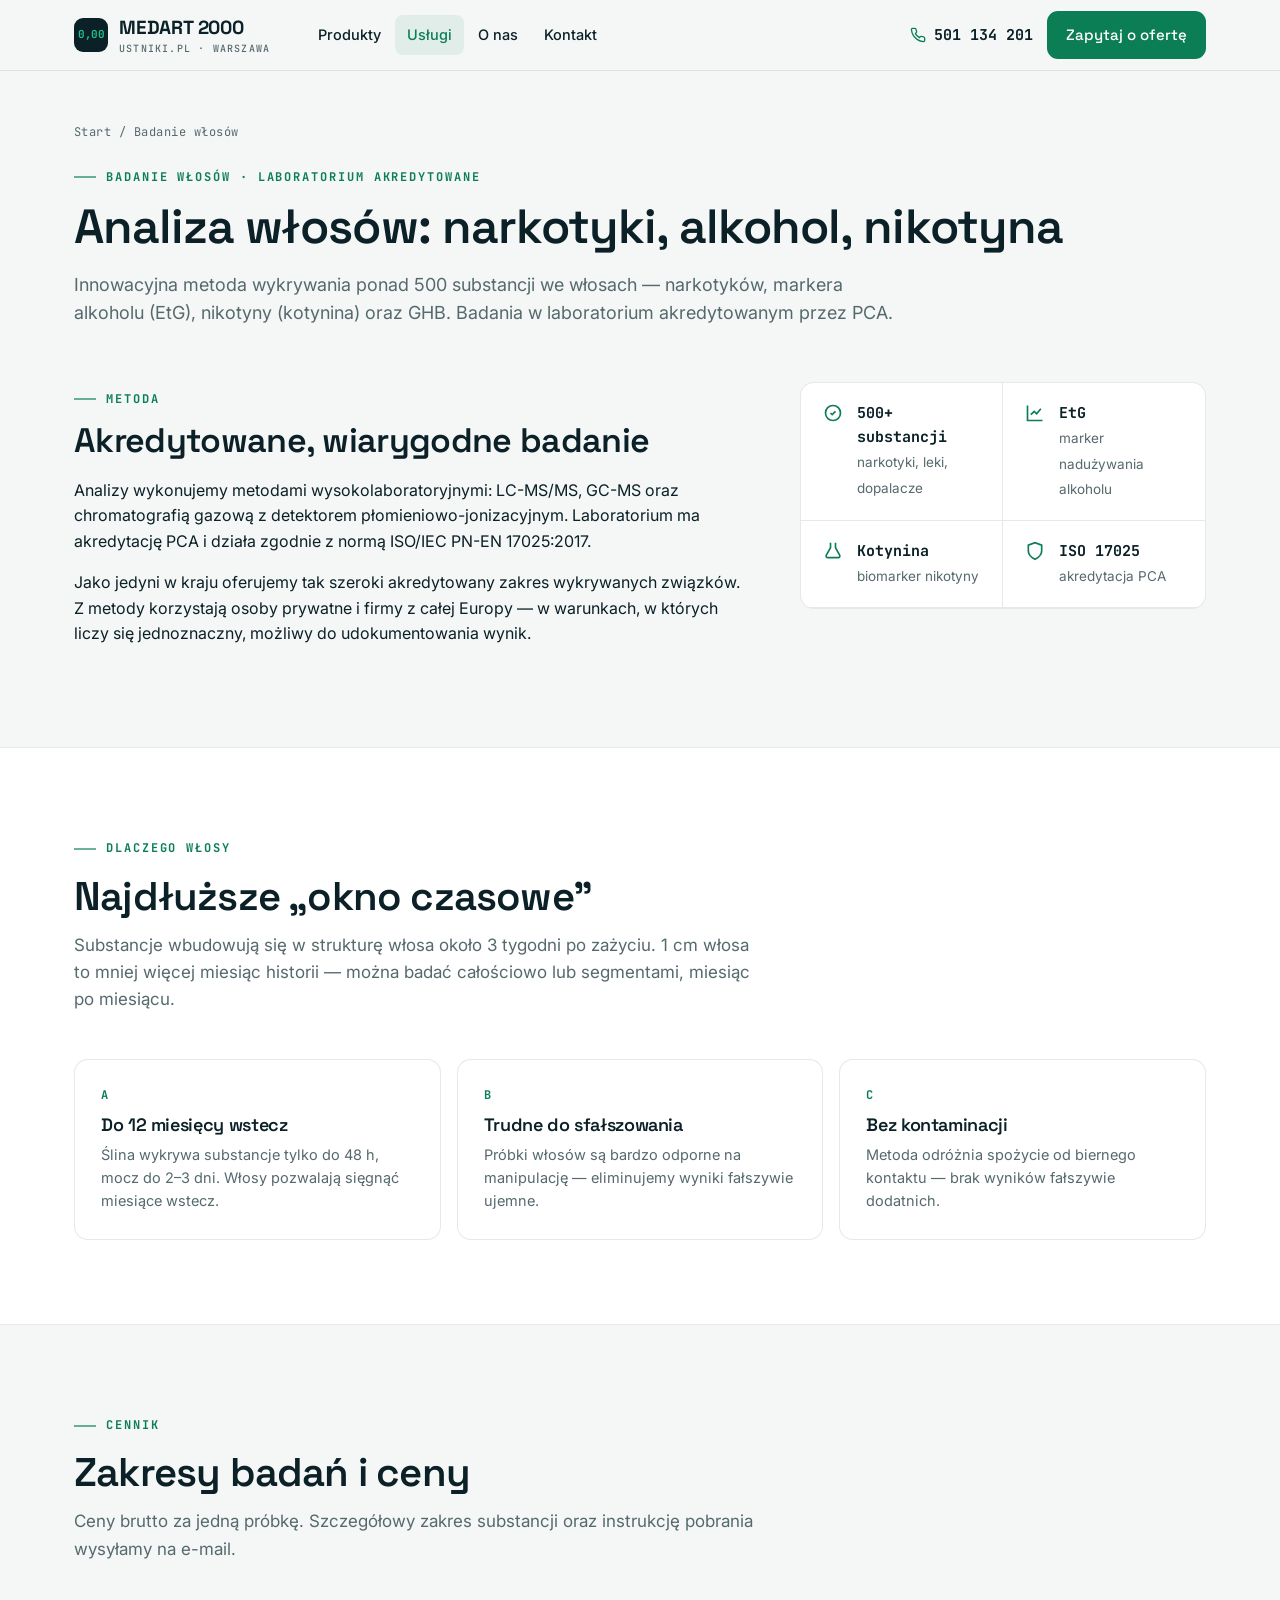
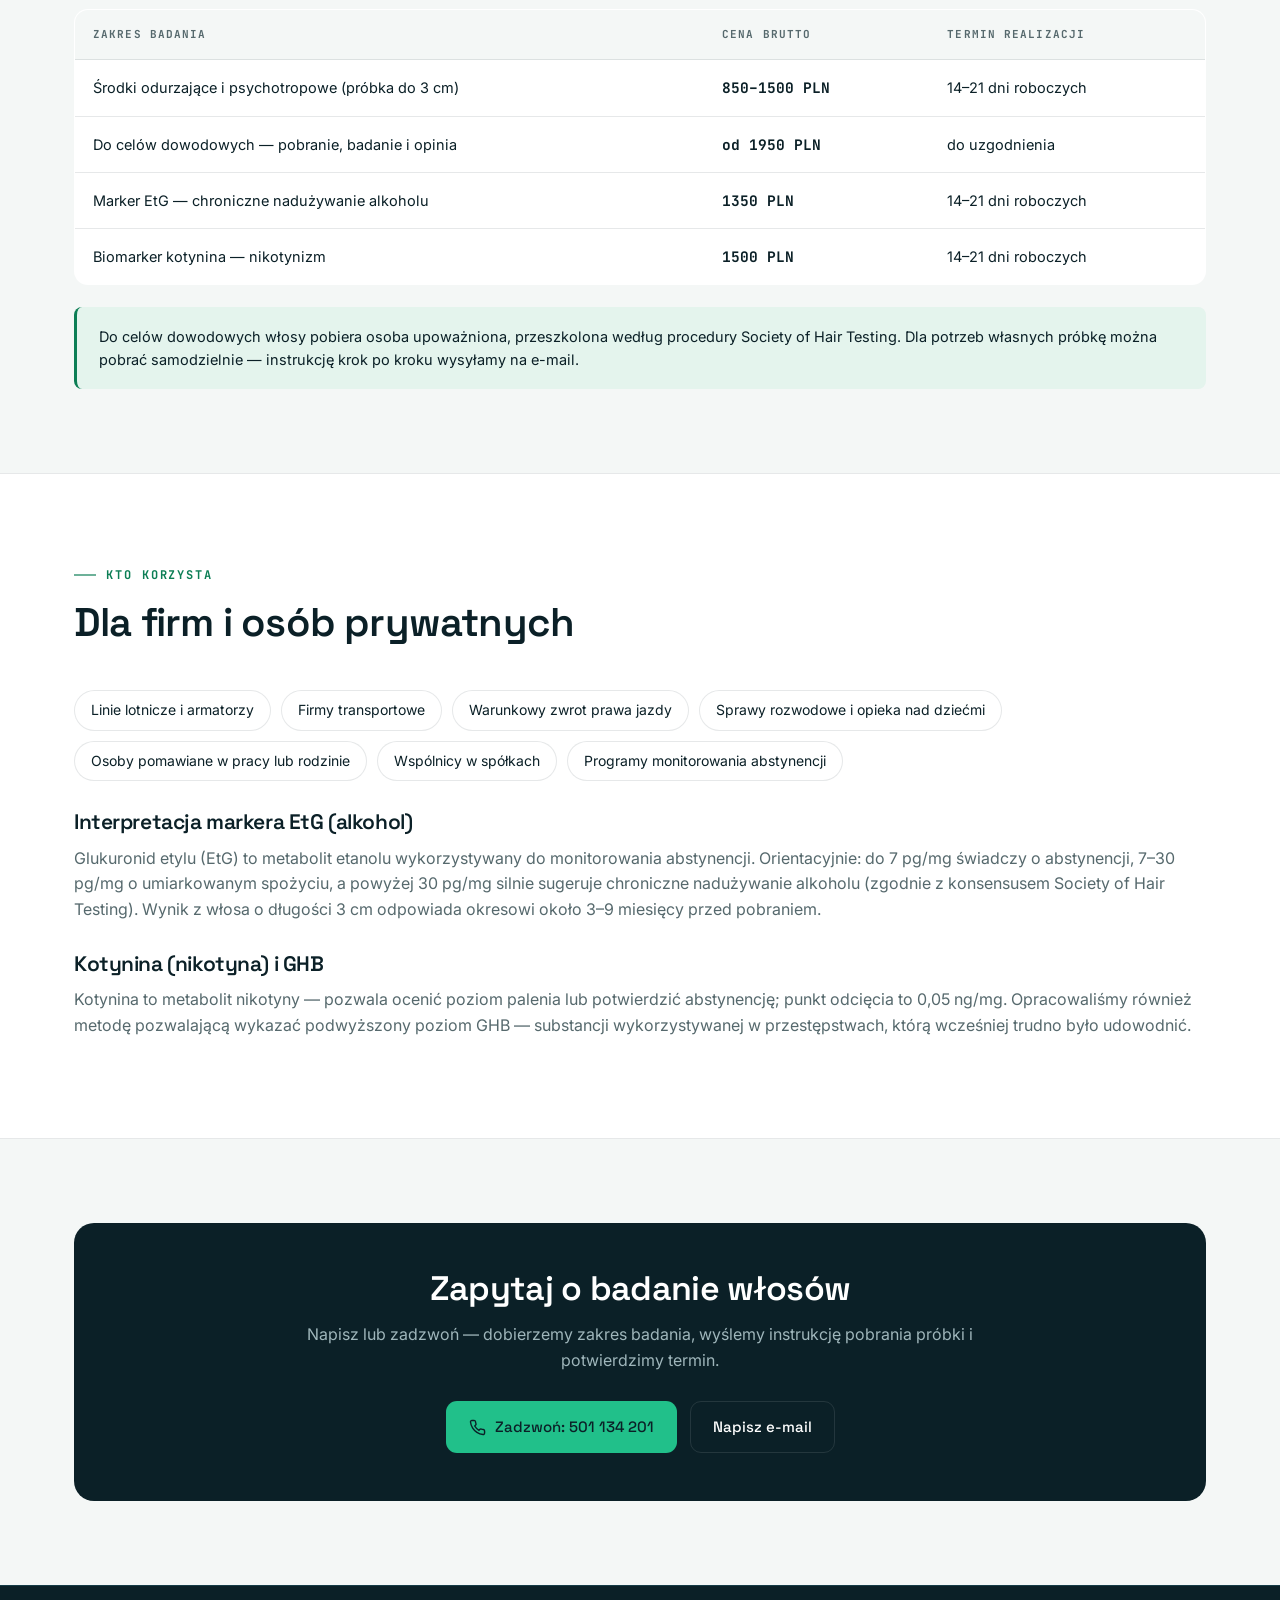
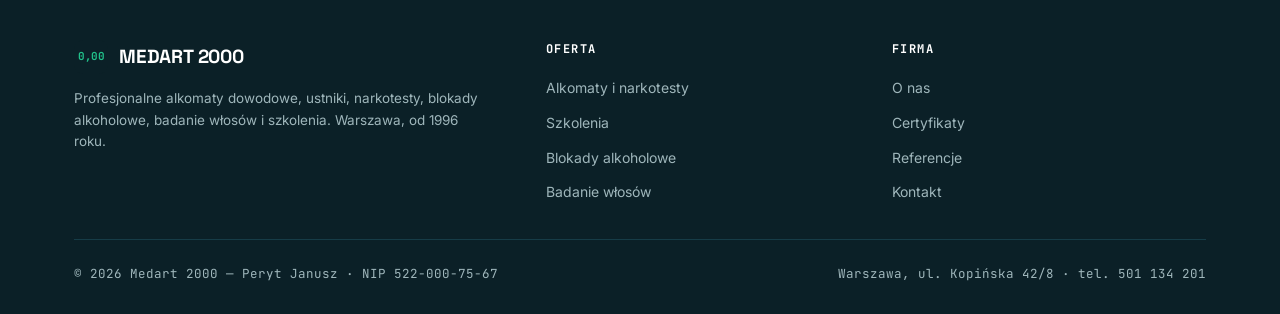
<file: badanie-wlosow.html>
<!DOCTYPE html>
<html lang="pl">
<head>
<meta charset="UTF-8">
<meta name="viewport" content="width=device-width, initial-scale=1">
<title>Badanie włosów — narkotyki, alkohol (EtG), nikotyna | Medart 2000</title>
<meta name="description" content="Akredytowane (PCA, ISO 17025) badanie włosów na ponad 500 substancji: narkotyki, marker alkoholu EtG, kotynina, GHB. Cennik i terminy.">
<meta name="theme-color" content="#0B2027">
<meta property="og:title" content="Badanie włosów — narkotyki, alkohol (EtG), nikotyna | Medart 2000">
<meta property="og:description" content="Akredytowane (PCA, ISO 17025) badanie włosów na ponad 500 substancji: narkotyki, marker alkoholu EtG, kotynina, GHB. Cennik i terminy.">
<meta property="og:type" content="website">
<meta property="og:locale" content="pl_PL">
<link rel="preconnect" href="https://fonts.googleapis.com">
<link rel="preconnect" href="https://fonts.gstatic.com" crossorigin>
<link href="https://fonts.googleapis.com/css2?family=Space+Grotesk:wght@400;500;600;700&family=Inter:wght@400;500;600&family=JetBrains+Mono:wght@500;700&display=swap" rel="stylesheet">
<link rel="stylesheet" href="styles.css">
</head>
<body>
<header class="site-header">
  <div class="container">
    <nav class="nav" id="nav">
      <a href="index.html" class="brand" aria-label="Medart 2000 — strona główna">
        <span class="brand__mark"><span>0,00</span></span>
        <span>MEDART 2000<small>ustniki.pl · Warszawa</small></span>
      </a>
      <div class="nav__links"><a href="produkty.html">Produkty</a><a href="index.html#uslugi" class="is-active">Usługi</a><a href="o-nas.html">O nas</a><a href="kontakt.html">Kontakt</a></div>
      <div class="nav__cta">
        <a href="tel:+48501134201" class="nav__phone" aria-label="Zadzwoń 501 134 201"><svg viewBox="0 0 24 24" fill="none" stroke="currentColor" stroke-width="2"><path d="M22 16.92v3a2 2 0 0 1-2.18 2 19.79 19.79 0 0 1-8.63-3.07 19.5 19.5 0 0 1-6-6 19.79 19.79 0 0 1-3.07-8.67A2 2 0 0 1 4.11 2h3a2 2 0 0 1 2 1.72c.13.96.36 1.9.7 2.81a2 2 0 0 1-.45 2.11L8.09 9.91a16 16 0 0 0 6 6l1.27-1.27a2 2 0 0 1 2.11-.45c.91.34 1.85.57 2.81.7A2 2 0 0 1 22 16.92z"/></svg><span>501 134 201</span></a>
        <a href="kontakt.html" class="btn btn--primary" style="padding:11px 18px">Zapytaj o ofertę</a>
        <button class="nav__toggle" id="navToggle" aria-label="Menu" aria-expanded="false"><span></span><span></span><span></span></button>
      </div>
    </nav>
  </div>
</header>
<main>

  <section class="page-header">
    <div class="container">
      <div class="reveal">
        <div class="breadcrumb"><a href="index.html">Start</a> / Badanie włosów</div>
        <span class="eyebrow">Badanie włosów · laboratorium akredytowane</span>
        <h1>Analiza włosów: narkotyki, alkohol, nikotyna</h1>
        <p class="lead">Innowacyjna metoda wykrywania ponad 500 substancji we włosach — narkotyków, markera alkoholu (EtG), nikotyny (kotynina) oraz GHB. Badania w laboratorium akredytowanym przez PCA.</p>
      </div>
    </div>
  </section>

  <section class="section" style="padding-top:48px">
    <div class="container">
      <div class="split">
        <div class="reveal prose">
          <span class="eyebrow">Metoda</span>
          <h2 style="font-size:clamp(24px,3vw,34px);margin:14px 0 18px">Akredytowane, wiarygodne badanie</h2>
          <p>Analizy wykonujemy metodami wysokolaboratoryjnymi: LC-MS/MS, GC-MS oraz chromatografią gazową z detektorem płomieniowo-jonizacyjnym. Laboratorium ma akredytację PCA i działa zgodnie z normą ISO/IEC PN-EN 17025:2017.</p>
          <p>Jako jedyni w kraju oferujemy tak szeroki akredytowany zakres wykrywanych związków. Z metody korzystają osoby prywatne i firmy z całej Europy — w warunkach, w których liczy się jednoznaczny, możliwy do udokumentowania wynik.</p>
        </div>
        <div class="reveal">
          <div class="specs">
            <div class="spec"><svg class="ico" viewBox="0 0 24 24" fill="none" stroke="currentColor" stroke-width="2"><circle cx="12" cy="12" r="9"/><path d="M9 12l2 2 4-4"/></svg><div><b>500+ substancji</b><span>narkotyki, leki, dopalacze</span></div></div>
            <div class="spec"><svg class="ico" viewBox="0 0 24 24" fill="none" stroke="currentColor" stroke-width="2"><path d="M3 3v18h18"/><path d="M7 14l4-4 3 3 5-6"/></svg><div><b>EtG</b><span>marker nadużywania alkoholu</span></div></div>
            <div class="spec"><svg class="ico" viewBox="0 0 24 24" fill="none" stroke="currentColor" stroke-width="2"><path d="M9 2v6l-5 9a2 2 0 0 0 2 3h12a2 2 0 0 0 2-3l-5-9V2"/></svg><div><b>Kotynina</b><span>biomarker nikotyny</span></div></div>
            <div class="spec"><svg class="ico" viewBox="0 0 24 24" fill="none" stroke="currentColor" stroke-width="2"><path d="M12 22s8-4 8-10V5l-8-3-8 3v7c0 6 8 10 8 10z"/></svg><div><b>ISO 17025</b><span>akredytacja PCA</span></div></div>
          </div>
        </div>
      </div>
    </div>
  </section>

  <section class="section section--alt">
    <div class="container">
      <div class="section__head reveal"><span class="eyebrow">Dlaczego włosy</span><h2>Najdłuższe „okno czasowe"</h2><p>Substancje wbudowują się w strukturę włosa około 3 tygodni po zażyciu. 1 cm włosa to mniej więcej miesiąc historii — można badać całościowo lub segmentami, miesiąc po miesiącu.</p></div>
      <div class="cards-3">
        <div class="fcard reveal"><span class="fcard__no">A</span><h3>Do 12 miesięcy wstecz</h3><p>Ślina wykrywa substancje tylko do 48 h, mocz do 2–3 dni. Włosy pozwalają sięgnąć miesiące wstecz.</p></div>
        <div class="fcard reveal"><span class="fcard__no">B</span><h3>Trudne do sfałszowania</h3><p>Próbki włosów są bardzo odporne na manipulację — eliminujemy wyniki fałszywie ujemne.</p></div>
        <div class="fcard reveal"><span class="fcard__no">C</span><h3>Bez kontaminacji</h3><p>Metoda odróżnia spożycie od biernego kontaktu — brak wyników fałszywie dodatnich.</p></div>
      </div>
    </div>
  </section>

  <section class="section">
    <div class="container">
      <div class="section__head reveal"><span class="eyebrow">Cennik</span><h2>Zakresy badań i ceny</h2><p>Ceny brutto za jedną próbkę. Szczegółowy zakres substancji oraz instrukcję pobrania wysyłamy na e-mail.</p></div>
      <div class="reveal" style="overflow-x:auto">
      <table class="ptable">
        <thead><tr><th>Zakres badania</th><th>Cena brutto</th><th>Termin realizacji</th></tr></thead>
        <tbody>
          <tr><td>Środki odurzające i psychotropowe (próbka do 3 cm)</td><td class="price">850–1500 PLN</td><td>14–21 dni roboczych</td></tr>
          <tr><td>Do celów dowodowych — pobranie, badanie i opinia</td><td class="price">od 1950 PLN</td><td>do uzgodnienia</td></tr>
          <tr><td>Marker EtG — chroniczne nadużywanie alkoholu</td><td class="price">1350 PLN</td><td>14–21 dni roboczych</td></tr>
          <tr><td>Biomarker kotynina — nikotynizm</td><td class="price">1500 PLN</td><td>14–21 dni roboczych</td></tr>
        </tbody>
      </table>
      </div>
      <div class="note reveal" style="margin-top:22px">Do celów dowodowych włosy pobiera osoba upoważniona, przeszkolona według procedury Society of Hair Testing. Dla potrzeb własnych próbkę można pobrać samodzielnie — instrukcję krok po kroku wysyłamy na e-mail.</div>
    </div>
  </section>

  <section class="section section--alt">
    <div class="container">
      <div class="section__head reveal"><span class="eyebrow">Kto korzysta</span><h2>Dla firm i osób prywatnych</h2></div>
      <div class="pills reveal">
        <span class="pill">Linie lotnicze i armatorzy</span>
        <span class="pill">Firmy transportowe</span>
        <span class="pill">Warunkowy zwrot prawa jazdy</span>
        <span class="pill">Sprawy rozwodowe i opieka nad dziećmi</span>
        <span class="pill">Osoby pomawiane w pracy lub rodzinie</span>
        <span class="pill">Wspólnicy w spółkach</span>
        <span class="pill">Programy monitorowania abstynencji</span>
      </div>
      <div class="prose reveal" style="margin-top:30px;max-width:none">
        <h3>Interpretacja markera EtG (alkohol)</h3>
        <p class="muted">Glukuronid etylu (EtG) to metabolit etanolu wykorzystywany do monitorowania abstynencji. Orientacyjnie: do 7 pg/mg świadczy o abstynencji, 7–30 pg/mg o umiarkowanym spożyciu, a powyżej 30 pg/mg silnie sugeruje chroniczne nadużywanie alkoholu (zgodnie z konsensusem Society of Hair Testing). Wynik z włosa o długości 3 cm odpowiada okresowi około 3–9 miesięcy przed pobraniem.</p>
        <h3>Kotynina (nikotyna) i GHB</h3>
        <p class="muted">Kotynina to metabolit nikotyny — pozwala ocenić poziom palenia lub potwierdzić abstynencję; punkt odcięcia to 0,05 ng/mg. Opracowaliśmy również metodę pozwalającą wykazać podwyższony poziom GHB — substancji wykorzystywanej w przestępstwach, którą wcześniej trudno było udowodnić.</p>
      </div>
    </div>
  </section>

  <section class="section">
    <div class="container">
      <div class="cta-band reveal">
        <h2>Zapytaj o badanie włosów</h2>
        <p>Napisz lub zadzwoń — dobierzemy zakres badania, wyślemy instrukcję pobrania próbki i potwierdzimy termin.</p>
        <div class="hero__actions">
          <a href="tel:+48501134201" class="btn btn--on-dark"><svg viewBox="0 0 24 24" fill="none" stroke="currentColor" stroke-width="2"><path d="M22 16.92v3a2 2 0 0 1-2.18 2 19.79 19.79 0 0 1-8.63-3.07 19.5 19.5 0 0 1-6-6 19.79 19.79 0 0 1-3.07-8.67A2 2 0 0 1 4.11 2h3a2 2 0 0 1 2 1.72c.13.96.36 1.9.7 2.81a2 2 0 0 1-.45 2.11L8.09 9.91a16 16 0 0 0 6 6l1.27-1.27a2 2 0 0 1 2.11-.45c.91.34 1.85.57 2.81.7A2 2 0 0 1 22 16.92z"/></svg>Zadzwoń: 501 134 201</a>
          <a href="mailto:ustniki@ustniki.pl?subject=Zapytanie%20o%20ofertę" class="btn btn--line-dark">Napisz e-mail</a>
        </div>
      </div>
    </div>
  </section>
</main>
<footer class="footer">
  <div class="container">
    <div class="footer__top">
      <div class="footer__brand">
        <span class="brand"><span class="brand__mark"><span>0,00</span></span><span>MEDART 2000</span></span>
        <p>Profesjonalne alkomaty dowodowe, ustniki, narkotesty, blokady alkoholowe, badanie włosów i szkolenia. Warszawa, od 1996 roku.</p>
      </div>
      <div>
        <h4>Oferta</h4>
        <ul>
          <li><a href="produkty.html">Alkomaty i narkotesty</a></li>
          <li><a href="szkolenia.html">Szkolenia</a></li>
          <li><a href="blokady.html">Blokady alkoholowe</a></li>
          <li><a href="badanie-wlosow.html">Badanie włosów</a></li>
        </ul>
      </div>
      <div>
        <h4>Firma</h4>
        <ul>
          <li><a href="o-nas.html">O nas</a></li>
          <li><a href="certyfikaty.html">Certyfikaty</a></li>
          <li><a href="referencje.html">Referencje</a></li>
          <li><a href="kontakt.html">Kontakt</a></li>
        </ul>
      </div>
    </div>
    <div class="footer__legal">
      <span>© <span id="year"></span> Medart 2000 — Peryt Janusz · NIP 522-000-75-67</span>
      <span>Warszawa, ul. Kopińska 42/8 · tel. 501 134 201</span>
    </div>
  </div>
</footer>
<script src="script.js"></script>
</body>
</html>
</file>
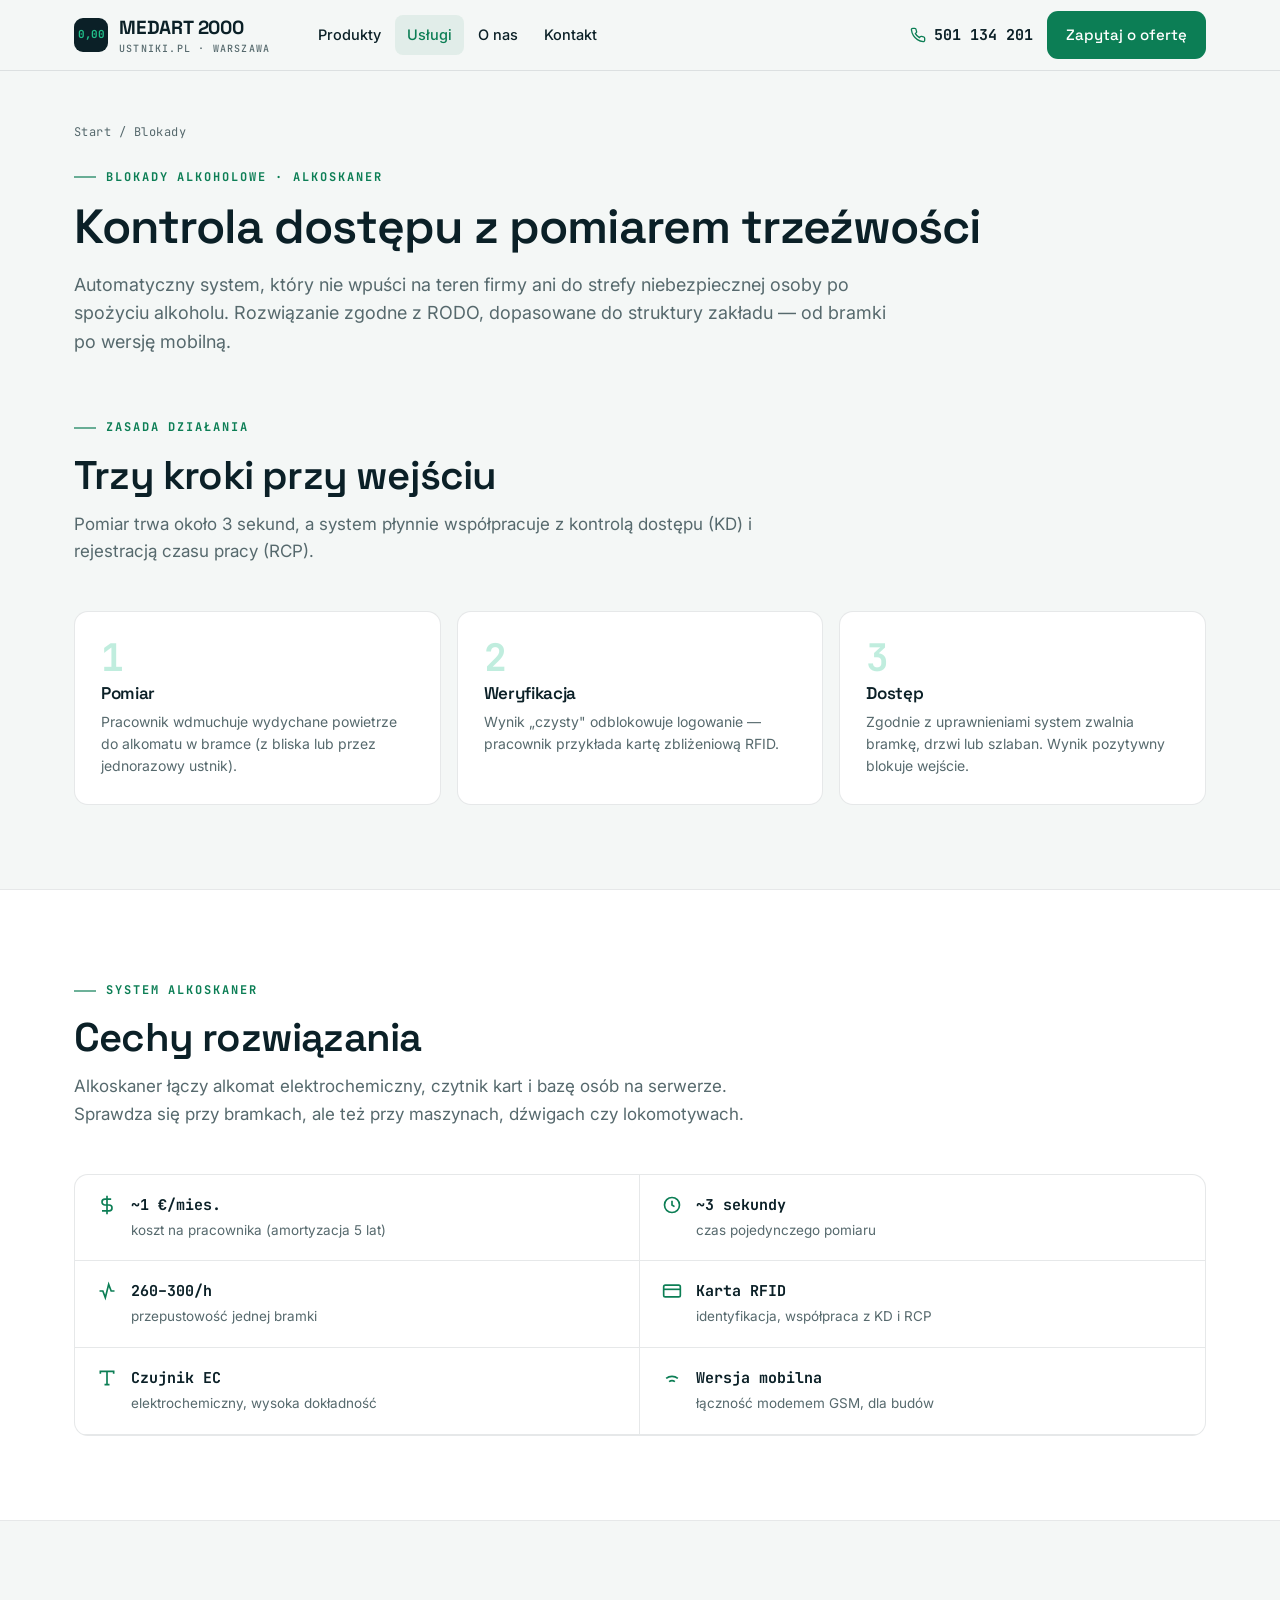
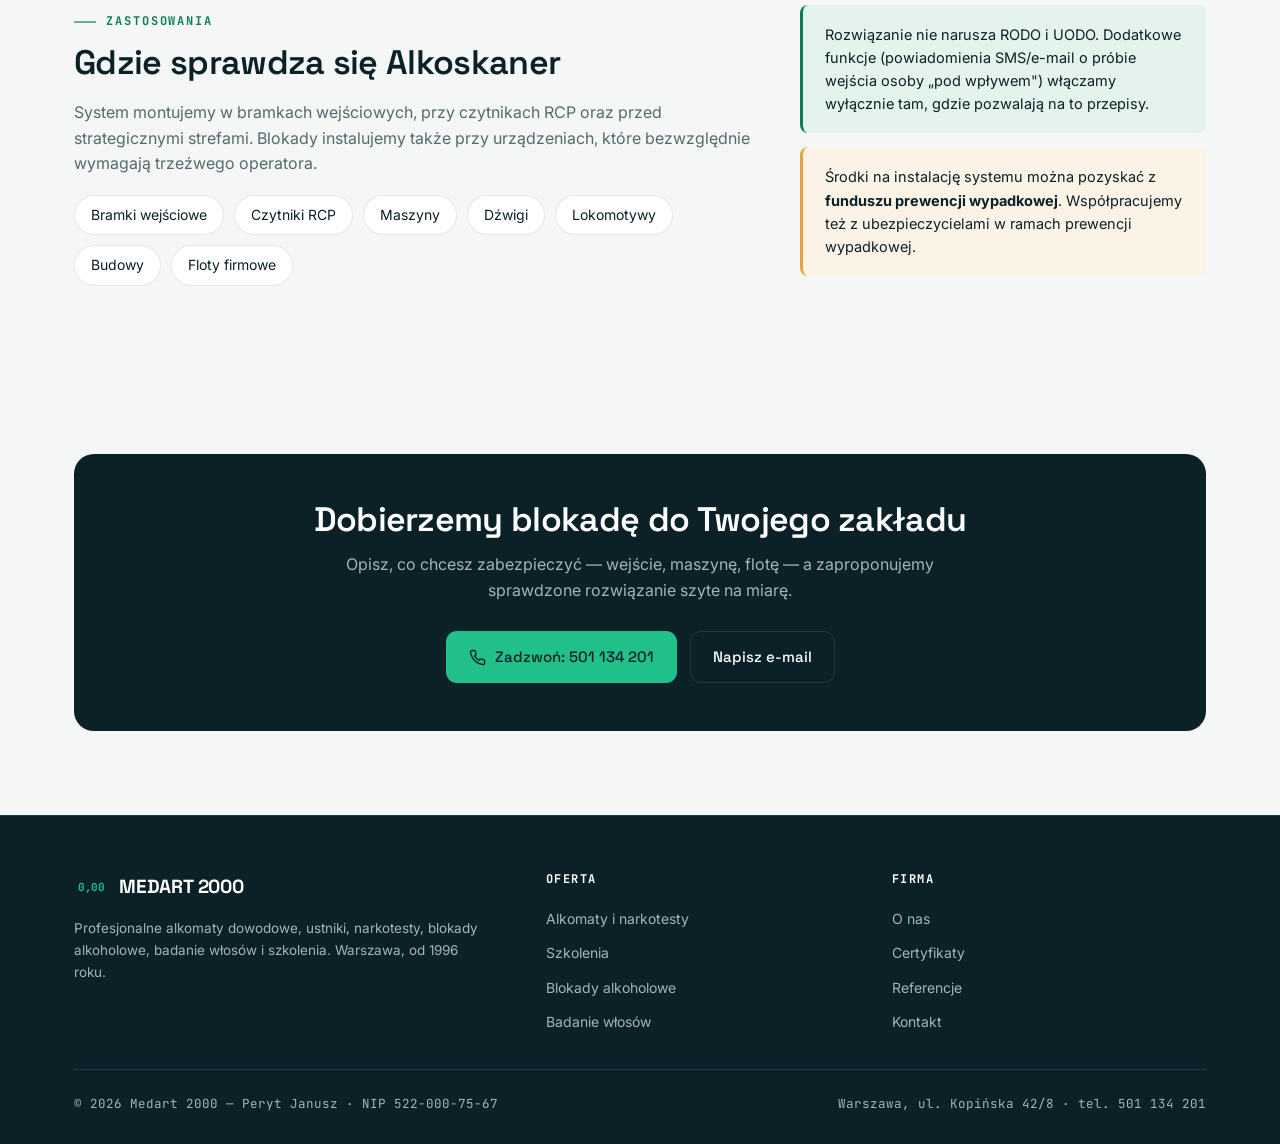
<file: blokady.html>
<!DOCTYPE html>
<html lang="pl">
<head>
<meta charset="UTF-8">
<meta name="viewport" content="width=device-width, initial-scale=1">
<title>Blokady alkoholowe i system Alkoskaner dla firm | Medart 2000</title>
<meta name="description" content="Blokady alkoholowe i system Alkoskaner: kontrola dostępu z pomiarem trzeźwości. Współpraca z KD/RCP, ~1 €/mies. na pracownika, zgodne z RODO.">
<meta name="theme-color" content="#0B2027">
<meta property="og:title" content="Blokady alkoholowe i system Alkoskaner dla firm | Medart 2000">
<meta property="og:description" content="Blokady alkoholowe i system Alkoskaner: kontrola dostępu z pomiarem trzeźwości. Współpraca z KD/RCP, ~1 €/mies. na pracownika, zgodne z RODO.">
<meta property="og:type" content="website">
<meta property="og:locale" content="pl_PL">
<link rel="preconnect" href="https://fonts.googleapis.com">
<link rel="preconnect" href="https://fonts.gstatic.com" crossorigin>
<link href="https://fonts.googleapis.com/css2?family=Space+Grotesk:wght@400;500;600;700&family=Inter:wght@400;500;600&family=JetBrains+Mono:wght@500;700&display=swap" rel="stylesheet">
<link rel="stylesheet" href="styles.css">
</head>
<body>
<header class="site-header">
  <div class="container">
    <nav class="nav" id="nav">
      <a href="index.html" class="brand" aria-label="Medart 2000 — strona główna">
        <span class="brand__mark"><span>0,00</span></span>
        <span>MEDART 2000<small>ustniki.pl · Warszawa</small></span>
      </a>
      <div class="nav__links"><a href="produkty.html">Produkty</a><a href="index.html#uslugi" class="is-active">Usługi</a><a href="o-nas.html">O nas</a><a href="kontakt.html">Kontakt</a></div>
      <div class="nav__cta">
        <a href="tel:+48501134201" class="nav__phone" aria-label="Zadzwoń 501 134 201"><svg viewBox="0 0 24 24" fill="none" stroke="currentColor" stroke-width="2"><path d="M22 16.92v3a2 2 0 0 1-2.18 2 19.79 19.79 0 0 1-8.63-3.07 19.5 19.5 0 0 1-6-6 19.79 19.79 0 0 1-3.07-8.67A2 2 0 0 1 4.11 2h3a2 2 0 0 1 2 1.72c.13.96.36 1.9.7 2.81a2 2 0 0 1-.45 2.11L8.09 9.91a16 16 0 0 0 6 6l1.27-1.27a2 2 0 0 1 2.11-.45c.91.34 1.85.57 2.81.7A2 2 0 0 1 22 16.92z"/></svg><span>501 134 201</span></a>
        <a href="kontakt.html" class="btn btn--primary" style="padding:11px 18px">Zapytaj o ofertę</a>
        <button class="nav__toggle" id="navToggle" aria-label="Menu" aria-expanded="false"><span></span><span></span><span></span></button>
      </div>
    </nav>
  </div>
</header>
<main>

  <section class="page-header">
    <div class="container">
      <div class="reveal">
        <div class="breadcrumb"><a href="index.html">Start</a> / Blokady</div>
        <span class="eyebrow">Blokady alkoholowe · Alkoskaner</span>
        <h1>Kontrola dostępu z pomiarem trzeźwości</h1>
        <p class="lead">Automatyczny system, który nie wpuści na teren firmy ani do strefy niebezpiecznej osoby po spożyciu alkoholu. Rozwiązanie zgodne z RODO, dopasowane do struktury zakładu — od bramki po wersję mobilną.</p>
      </div>
    </div>
  </section>

  <section class="section" style="padding-top:48px">
    <div class="container">
      <div class="section__head reveal"><span class="eyebrow">Zasada działania</span><h2>Trzy kroki przy wejściu</h2><p>Pomiar trwa około 3 sekund, a system płynnie współpracuje z kontrolą dostępu (KD) i rejestracją czasu pracy (RCP).</p></div>
      <div class="steps">
        <div class="step reveal"><div class="step__no">1</div><h3>Pomiar</h3><p>Pracownik wdmuchuje wydychane powietrze do alkomatu w bramce (z bliska lub przez jednorazowy ustnik).</p></div>
        <div class="step reveal"><div class="step__no">2</div><h3>Weryfikacja</h3><p>Wynik „czysty" odblokowuje logowanie — pracownik przykłada kartę zbliżeniową RFID.</p></div>
        <div class="step reveal"><div class="step__no">3</div><h3>Dostęp</h3><p>Zgodnie z uprawnieniami system zwalnia bramkę, drzwi lub szlaban. Wynik pozytywny blokuje wejście.</p></div>
      </div>
    </div>
  </section>

  <section class="section section--alt">
    <div class="container">
      <div class="section__head reveal"><span class="eyebrow">System Alkoskaner</span><h2>Cechy rozwiązania</h2><p>Alkoskaner łączy alkomat elektrochemiczny, czytnik kart i bazę osób na serwerze. Sprawdza się przy bramkach, ale też przy maszynach, dźwigach czy lokomotywach.</p></div>
      <div class="specs reveal">
        <div class="spec"><svg class="ico" viewBox="0 0 24 24" fill="none" stroke="currentColor" stroke-width="2"><path d="M12 1v22M17 5H9.5a3.5 3.5 0 0 0 0 7h5a3.5 3.5 0 0 1 0 7H6"/></svg><div><b>~1 €/mies.</b><span>koszt na pracownika (amortyzacja 5 lat)</span></div></div>
        <div class="spec"><svg class="ico" viewBox="0 0 24 24" fill="none" stroke="currentColor" stroke-width="2"><circle cx="12" cy="12" r="9"/><path d="M12 7v5l3 2"/></svg><div><b>~3 sekundy</b><span>czas pojedynczego pomiaru</span></div></div>
        <div class="spec"><svg class="ico" viewBox="0 0 24 24" fill="none" stroke="currentColor" stroke-width="2"><path d="M3 12h4l3 8 4-16 3 8h4"/></svg><div><b>260–300/h</b><span>przepustowość jednej bramki</span></div></div>
        <div class="spec"><svg class="ico" viewBox="0 0 24 24" fill="none" stroke="currentColor" stroke-width="2"><rect x="2" y="5" width="20" height="14" rx="2"/><path d="M2 10h20"/></svg><div><b>Karta RFID</b><span>identyfikacja, współpraca z KD i RCP</span></div></div>
        <div class="spec"><svg class="ico" viewBox="0 0 24 24" fill="none" stroke="currentColor" stroke-width="2"><path d="M4 7V4h16v3M9 20h6M12 4v16"/></svg><div><b>Czujnik EC</b><span>elektrochemiczny, wysoka dokładność</span></div></div>
        <div class="spec"><svg class="ico" viewBox="0 0 24 24" fill="none" stroke="currentColor" stroke-width="2"><path d="M5 12.55a11 11 0 0 1 14 0M8.5 16.43a6 6 0 0 1 7 0M12 20h.01"/></svg><div><b>Wersja mobilna</b><span>łączność modemem GSM, dla budów</span></div></div>
      </div>
    </div>
  </section>

  <section class="section">
    <div class="container">
      <div class="split">
        <div class="reveal prose">
          <span class="eyebrow">Zastosowania</span>
          <h2 style="font-size:clamp(24px,3vw,34px);margin:14px 0 18px">Gdzie sprawdza się Alkoskaner</h2>
          <p class="muted">System montujemy w bramkach wejściowych, przy czytnikach RCP oraz przed strategicznymi strefami. Blokady instalujemy także przy urządzeniach, które bezwzględnie wymagają trzeźwego operatora.</p>
          <div class="pills" style="margin-top:18px">
            <span class="pill">Bramki wejściowe</span>
            <span class="pill">Czytniki RCP</span>
            <span class="pill">Maszyny</span>
            <span class="pill">Dźwigi</span>
            <span class="pill">Lokomotywy</span>
            <span class="pill">Budowy</span>
            <span class="pill">Floty firmowe</span>
          </div>
        </div>
        <div class="reveal">
          <div class="note">Rozwiązanie nie narusza RODO i UODO. Dodatkowe funkcje (powiadomienia SMS/e-mail o próbie wejścia osoby „pod wpływem") włączamy wyłącznie tam, gdzie pozwalają na to przepisy.</div>
          <div class="note" style="margin-top:14px;border-color:var(--amber);background:#FBF3E5">Środki na instalację systemu można pozyskać z <b>funduszu prewencji wypadkowej</b>. Współpracujemy też z ubezpieczycielami w ramach prewencji wypadkowej.</div>
        </div>
      </div>
    </div>
  </section>

  <section class="section">
    <div class="container">
      <div class="cta-band reveal">
        <h2>Dobierzemy blokadę do Twojego zakładu</h2>
        <p>Opisz, co chcesz zabezpieczyć — wejście, maszynę, flotę — a zaproponujemy sprawdzone rozwiązanie szyte na miarę.</p>
        <div class="hero__actions">
          <a href="tel:+48501134201" class="btn btn--on-dark"><svg viewBox="0 0 24 24" fill="none" stroke="currentColor" stroke-width="2"><path d="M22 16.92v3a2 2 0 0 1-2.18 2 19.79 19.79 0 0 1-8.63-3.07 19.5 19.5 0 0 1-6-6 19.79 19.79 0 0 1-3.07-8.67A2 2 0 0 1 4.11 2h3a2 2 0 0 1 2 1.72c.13.96.36 1.9.7 2.81a2 2 0 0 1-.45 2.11L8.09 9.91a16 16 0 0 0 6 6l1.27-1.27a2 2 0 0 1 2.11-.45c.91.34 1.85.57 2.81.7A2 2 0 0 1 22 16.92z"/></svg>Zadzwoń: 501 134 201</a>
          <a href="mailto:ustniki@ustniki.pl?subject=Zapytanie%20o%20ofertę" class="btn btn--line-dark">Napisz e-mail</a>
        </div>
      </div>
    </div>
  </section>
</main>
<footer class="footer">
  <div class="container">
    <div class="footer__top">
      <div class="footer__brand">
        <span class="brand"><span class="brand__mark"><span>0,00</span></span><span>MEDART 2000</span></span>
        <p>Profesjonalne alkomaty dowodowe, ustniki, narkotesty, blokady alkoholowe, badanie włosów i szkolenia. Warszawa, od 1996 roku.</p>
      </div>
      <div>
        <h4>Oferta</h4>
        <ul>
          <li><a href="produkty.html">Alkomaty i narkotesty</a></li>
          <li><a href="szkolenia.html">Szkolenia</a></li>
          <li><a href="blokady.html">Blokady alkoholowe</a></li>
          <li><a href="badanie-wlosow.html">Badanie włosów</a></li>
        </ul>
      </div>
      <div>
        <h4>Firma</h4>
        <ul>
          <li><a href="o-nas.html">O nas</a></li>
          <li><a href="certyfikaty.html">Certyfikaty</a></li>
          <li><a href="referencje.html">Referencje</a></li>
          <li><a href="kontakt.html">Kontakt</a></li>
        </ul>
      </div>
    </div>
    <div class="footer__legal">
      <span>© <span id="year"></span> Medart 2000 — Peryt Janusz · NIP 522-000-75-67</span>
      <span>Warszawa, ul. Kopińska 42/8 · tel. 501 134 201</span>
    </div>
  </div>
</footer>
<script src="script.js"></script>
</body>
</html>
</file>
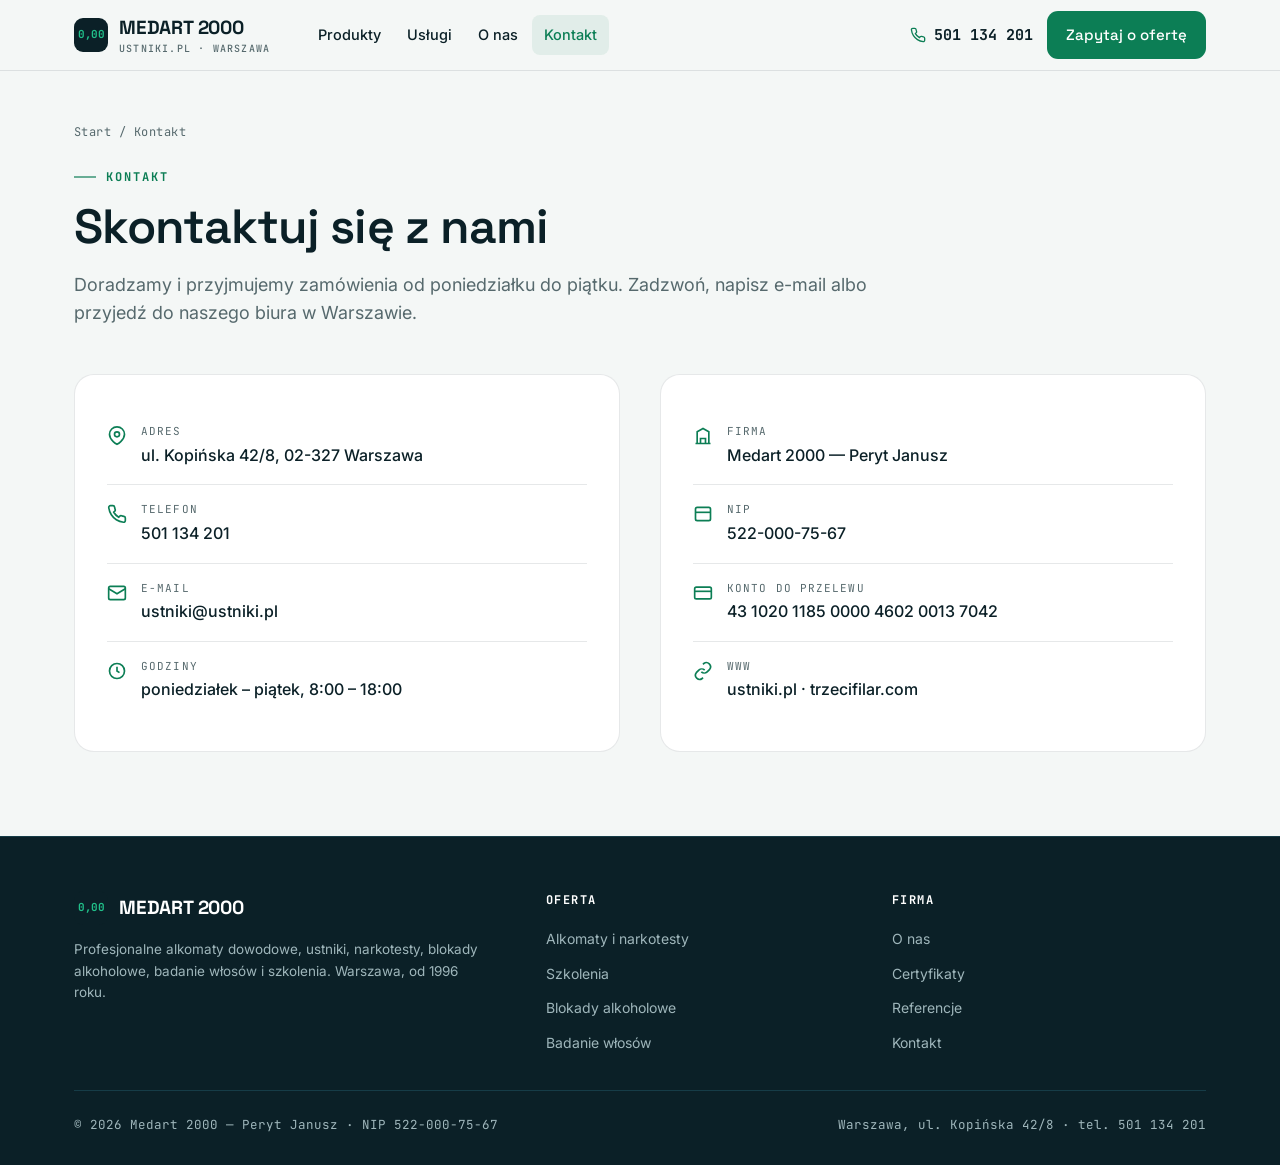
<file: kontakt.html>
<!DOCTYPE html>
<html lang="pl">
<head>
<meta charset="UTF-8">
<meta name="viewport" content="width=device-width, initial-scale=1">
<title>Kontakt — Medart 2000 | Warszawa, ul. Kopińska 42/8</title>
<meta name="description" content="Skontaktuj się z Medart 2000: tel. 501 134 201, ustniki@ustniki.pl, ul. Kopińska 42/8, Warszawa. Doradztwo pn–pt 8–18.">
<meta name="theme-color" content="#0B2027">
<meta property="og:title" content="Kontakt — Medart 2000 | Warszawa, ul. Kopińska 42/8">
<meta property="og:description" content="Skontaktuj się z Medart 2000: tel. 501 134 201, ustniki@ustniki.pl, ul. Kopińska 42/8, Warszawa. Doradztwo pn–pt 8–18.">
<meta property="og:type" content="website">
<meta property="og:locale" content="pl_PL">
<link rel="preconnect" href="https://fonts.googleapis.com">
<link rel="preconnect" href="https://fonts.gstatic.com" crossorigin>
<link href="https://fonts.googleapis.com/css2?family=Space+Grotesk:wght@400;500;600;700&family=Inter:wght@400;500;600&family=JetBrains+Mono:wght@500;700&display=swap" rel="stylesheet">
<link rel="stylesheet" href="styles.css">
</head>
<body>
<header class="site-header">
  <div class="container">
    <nav class="nav" id="nav">
      <a href="index.html" class="brand" aria-label="Medart 2000 — strona główna">
        <span class="brand__mark"><span>0,00</span></span>
        <span>MEDART 2000<small>ustniki.pl · Warszawa</small></span>
      </a>
      <div class="nav__links"><a href="produkty.html">Produkty</a><a href="index.html#uslugi">Usługi</a><a href="o-nas.html">O nas</a><a href="kontakt.html" class="is-active">Kontakt</a></div>
      <div class="nav__cta">
        <a href="tel:+48501134201" class="nav__phone" aria-label="Zadzwoń 501 134 201"><svg viewBox="0 0 24 24" fill="none" stroke="currentColor" stroke-width="2"><path d="M22 16.92v3a2 2 0 0 1-2.18 2 19.79 19.79 0 0 1-8.63-3.07 19.5 19.5 0 0 1-6-6 19.79 19.79 0 0 1-3.07-8.67A2 2 0 0 1 4.11 2h3a2 2 0 0 1 2 1.72c.13.96.36 1.9.7 2.81a2 2 0 0 1-.45 2.11L8.09 9.91a16 16 0 0 0 6 6l1.27-1.27a2 2 0 0 1 2.11-.45c.91.34 1.85.57 2.81.7A2 2 0 0 1 22 16.92z"/></svg><span>501 134 201</span></a>
        <a href="kontakt.html" class="btn btn--primary" style="padding:11px 18px">Zapytaj o ofertę</a>
        <button class="nav__toggle" id="navToggle" aria-label="Menu" aria-expanded="false"><span></span><span></span><span></span></button>
      </div>
    </nav>
  </div>
</header>
<main>

  <section class="page-header">
    <div class="container">
      <div class="reveal">
        <div class="breadcrumb"><a href="index.html">Start</a> / Kontakt</div>
        <span class="eyebrow">Kontakt</span>
        <h1>Skontaktuj się z nami</h1>
        <p class="lead">Doradzamy i przyjmujemy zamówienia od poniedziałku do piątku. Zadzwoń, napisz e-mail albo przyjedź do naszego biura w Warszawie.</p>
      </div>
    </div>
  </section>

  <section class="section" style="padding-top:40px">
    <div class="container">
      <div class="contact">
        <div class="contact__card reveal">
          <div class="contact__row"><svg class="ico" viewBox="0 0 24 24" fill="none" stroke="currentColor" stroke-width="2"><path d="M21 10c0 7-9 12-9 12s-9-5-9-12a9 9 0 0 1 18 0z"/><circle cx="12" cy="10" r="3"/></svg><div><div class="k">Adres</div><div class="v">ul. Kopińska 42/8, 02-327 Warszawa</div></div></div>
          <div class="contact__row"><svg class="ico" viewBox="0 0 24 24" fill="none" stroke="currentColor" stroke-width="2"><path d="M22 16.92v3a2 2 0 0 1-2.18 2 19.79 19.79 0 0 1-8.63-3.07 19.5 19.5 0 0 1-6-6 19.79 19.79 0 0 1-3.07-8.67A2 2 0 0 1 4.11 2h3a2 2 0 0 1 2 1.72c.13.96.36 1.9.7 2.81a2 2 0 0 1-.45 2.11L8.09 9.91a16 16 0 0 0 6 6l1.27-1.27a2 2 0 0 1 2.11-.45c.91.34 1.85.57 2.81.7A2 2 0 0 1 22 16.92z"/></svg><div><div class="k">Telefon</div><div class="v"><a href="tel:+48501134201">501 134 201</a></div></div></div>
          <div class="contact__row"><svg class="ico" viewBox="0 0 24 24" fill="none" stroke="currentColor" stroke-width="2"><rect x="2" y="4" width="20" height="16" rx="2"/><path d="m22 7-10 6L2 7"/></svg><div><div class="k">E-mail</div><div class="v"><a href="mailto:ustniki@ustniki.pl">ustniki@ustniki.pl</a></div></div></div>
          <div class="contact__row"><svg class="ico" viewBox="0 0 24 24" fill="none" stroke="currentColor" stroke-width="2"><circle cx="12" cy="12" r="9"/><path d="M12 7v5l3 2"/></svg><div><div class="k">Godziny</div><div class="v">poniedziałek – piątek, 8:00 – 18:00</div></div></div>
        </div>
        <div class="contact__card reveal">
          <div class="contact__row"><svg class="ico" viewBox="0 0 24 24" fill="none" stroke="currentColor" stroke-width="2"><path d="M3 21h18M5 21V7l7-4 7 4v14M9 21v-6h6v6"/></svg><div><div class="k">Firma</div><div class="v">Medart 2000 — Peryt Janusz</div></div></div>
          <div class="contact__row"><svg class="ico" viewBox="0 0 24 24" fill="none" stroke="currentColor" stroke-width="2"><rect x="3" y="4" width="18" height="16" rx="2"/><path d="M3 10h18"/></svg><div><div class="k">NIP</div><div class="v">522-000-75-67</div></div></div>
          <div class="contact__row"><svg class="ico" viewBox="0 0 24 24" fill="none" stroke="currentColor" stroke-width="2"><rect x="2" y="5" width="20" height="14" rx="2"/><path d="M2 10h20"/></svg><div><div class="k">Konto do przelewu</div><div class="v">43 1020 1185 0000 4602 0013 7042</div></div></div>
          <div class="contact__row"><svg class="ico" viewBox="0 0 24 24" fill="none" stroke="currentColor" stroke-width="2"><path d="M10 13a5 5 0 0 0 7 0l3-3a5 5 0 0 0-7-7l-1 1"/><path d="M14 11a5 5 0 0 0-7 0l-3 3a5 5 0 0 0 7 7l1-1"/></svg><div><div class="k">WWW</div><div class="v">ustniki.pl · trzecifilar.com</div></div></div>
        </div>
      </div>
    </div>
  </section>
</main>
<footer class="footer">
  <div class="container">
    <div class="footer__top">
      <div class="footer__brand">
        <span class="brand"><span class="brand__mark"><span>0,00</span></span><span>MEDART 2000</span></span>
        <p>Profesjonalne alkomaty dowodowe, ustniki, narkotesty, blokady alkoholowe, badanie włosów i szkolenia. Warszawa, od 1996 roku.</p>
      </div>
      <div>
        <h4>Oferta</h4>
        <ul>
          <li><a href="produkty.html">Alkomaty i narkotesty</a></li>
          <li><a href="szkolenia.html">Szkolenia</a></li>
          <li><a href="blokady.html">Blokady alkoholowe</a></li>
          <li><a href="badanie-wlosow.html">Badanie włosów</a></li>
        </ul>
      </div>
      <div>
        <h4>Firma</h4>
        <ul>
          <li><a href="o-nas.html">O nas</a></li>
          <li><a href="certyfikaty.html">Certyfikaty</a></li>
          <li><a href="referencje.html">Referencje</a></li>
          <li><a href="kontakt.html">Kontakt</a></li>
        </ul>
      </div>
    </div>
    <div class="footer__legal">
      <span>© <span id="year"></span> Medart 2000 — Peryt Janusz · NIP 522-000-75-67</span>
      <span>Warszawa, ul. Kopińska 42/8 · tel. 501 134 201</span>
    </div>
  </div>
</footer>
<script src="script.js"></script>
</body>
</html>
</file>
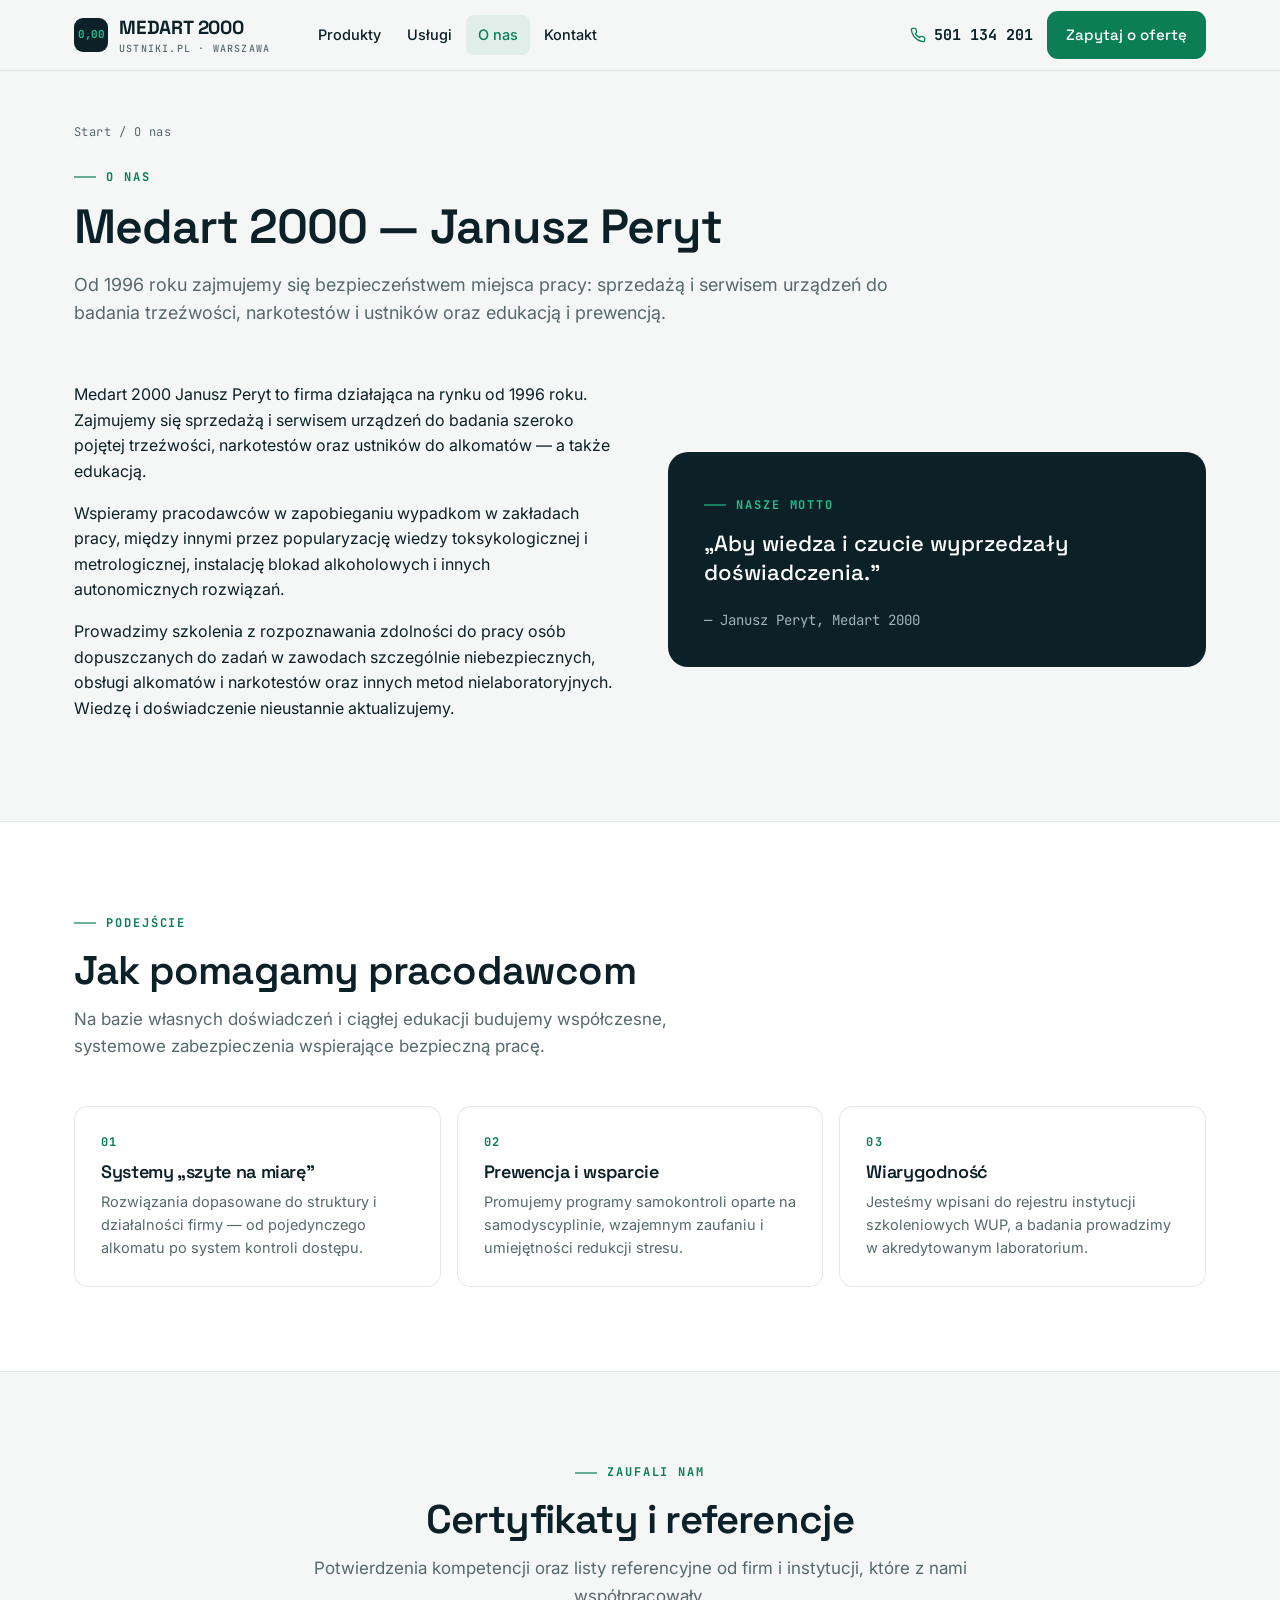
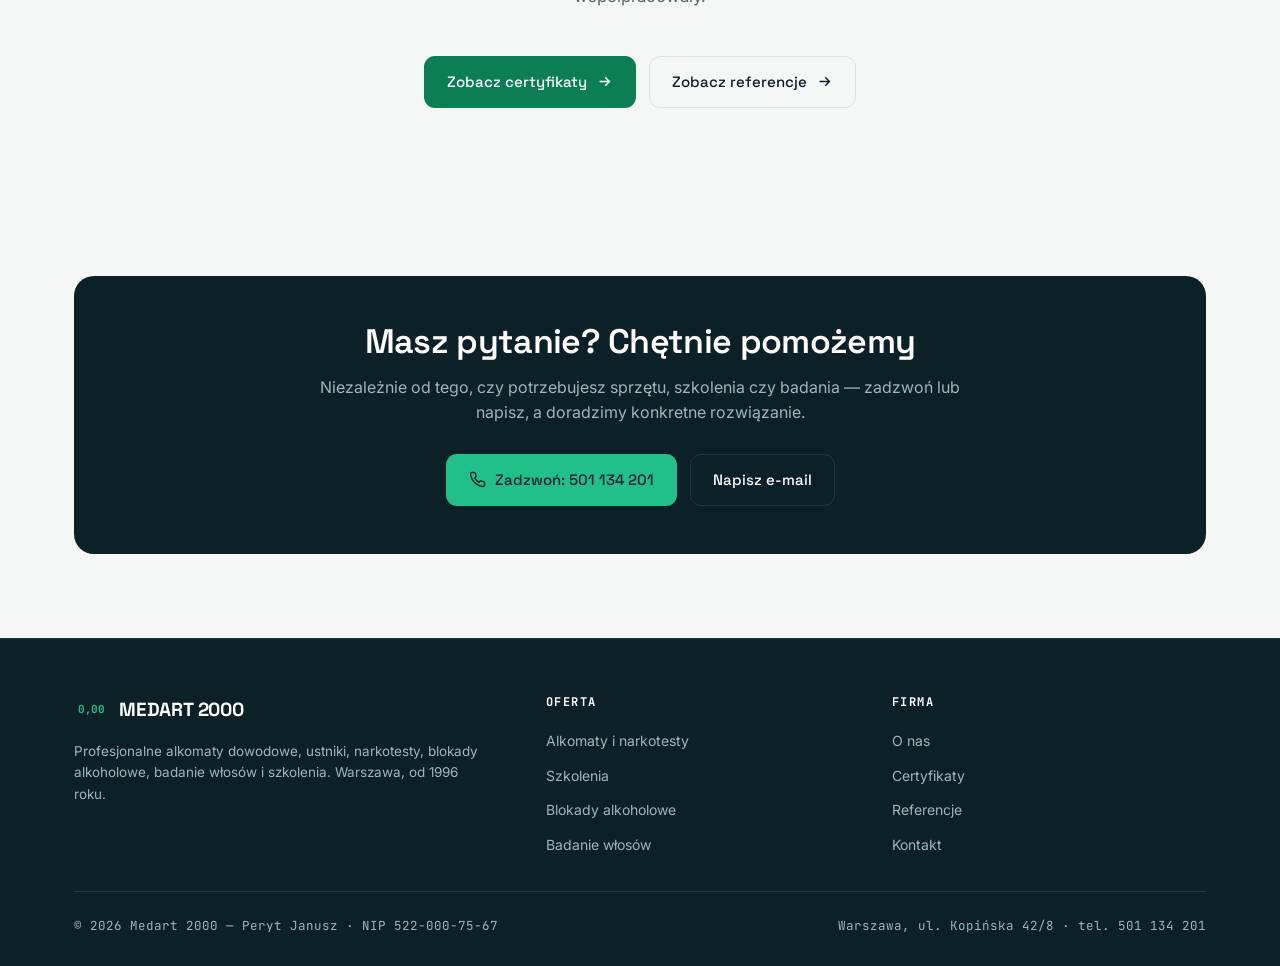
<file: o-nas.html>
<!DOCTYPE html>
<html lang="pl">
<head>
<meta charset="UTF-8">
<meta name="viewport" content="width=device-width, initial-scale=1">
<title>O nas — Medart 2000, Janusz Peryt | Warszawa, od 1996</title>
<meta name="description" content="Medart 2000 Janusz Peryt — od 1996 roku zajmujemy się badaniem trzeźwości, narkotestami, blokadami alkoholowymi i szkoleniami. Warszawa.">
<meta name="theme-color" content="#0B2027">
<meta property="og:title" content="O nas — Medart 2000, Janusz Peryt | Warszawa, od 1996">
<meta property="og:description" content="Medart 2000 Janusz Peryt — od 1996 roku zajmujemy się badaniem trzeźwości, narkotestami, blokadami alkoholowymi i szkoleniami. Warszawa.">
<meta property="og:type" content="website">
<meta property="og:locale" content="pl_PL">
<link rel="preconnect" href="https://fonts.googleapis.com">
<link rel="preconnect" href="https://fonts.gstatic.com" crossorigin>
<link href="https://fonts.googleapis.com/css2?family=Space+Grotesk:wght@400;500;600;700&family=Inter:wght@400;500;600&family=JetBrains+Mono:wght@500;700&display=swap" rel="stylesheet">
<link rel="stylesheet" href="styles.css">
</head>
<body>
<header class="site-header">
  <div class="container">
    <nav class="nav" id="nav">
      <a href="index.html" class="brand" aria-label="Medart 2000 — strona główna">
        <span class="brand__mark"><span>0,00</span></span>
        <span>MEDART 2000<small>ustniki.pl · Warszawa</small></span>
      </a>
      <div class="nav__links"><a href="produkty.html">Produkty</a><a href="index.html#uslugi">Usługi</a><a href="o-nas.html" class="is-active">O nas</a><a href="kontakt.html">Kontakt</a></div>
      <div class="nav__cta">
        <a href="tel:+48501134201" class="nav__phone" aria-label="Zadzwoń 501 134 201"><svg viewBox="0 0 24 24" fill="none" stroke="currentColor" stroke-width="2"><path d="M22 16.92v3a2 2 0 0 1-2.18 2 19.79 19.79 0 0 1-8.63-3.07 19.5 19.5 0 0 1-6-6 19.79 19.79 0 0 1-3.07-8.67A2 2 0 0 1 4.11 2h3a2 2 0 0 1 2 1.72c.13.96.36 1.9.7 2.81a2 2 0 0 1-.45 2.11L8.09 9.91a16 16 0 0 0 6 6l1.27-1.27a2 2 0 0 1 2.11-.45c.91.34 1.85.57 2.81.7A2 2 0 0 1 22 16.92z"/></svg><span>501 134 201</span></a>
        <a href="kontakt.html" class="btn btn--primary" style="padding:11px 18px">Zapytaj o ofertę</a>
        <button class="nav__toggle" id="navToggle" aria-label="Menu" aria-expanded="false"><span></span><span></span><span></span></button>
      </div>
    </nav>
  </div>
</header>
<main>

  <section class="page-header">
    <div class="container">
      <div class="reveal">
        <div class="breadcrumb"><a href="index.html">Start</a> / O nas</div>
        <span class="eyebrow">O nas</span>
        <h1>Medart 2000 — Janusz Peryt</h1>
        <p class="lead">Od 1996 roku zajmujemy się bezpieczeństwem miejsca pracy: sprzedażą i serwisem urządzeń do badania trzeźwości, narkotestów i ustników oraz edukacją i prewencją.</p>
      </div>
    </div>
  </section>

  <section class="section" style="padding-top:48px">
    <div class="container">
      <div class="why">
        <div class="reveal prose">
          <p>Medart 2000 Janusz Peryt to firma działająca na rynku od 1996 roku. Zajmujemy się sprzedażą i serwisem urządzeń do badania szeroko pojętej trzeźwości, narkotestów oraz ustników do alkomatów — a także edukacją.</p>
          <p>Wspieramy pracodawców w zapobieganiu wypadkom w zakładach pracy, między innymi przez popularyzację wiedzy toksykologicznej i metrologicznej, instalację blokad alkoholowych i innych autonomicznych rozwiązań.</p>
          <p>Prowadzimy szkolenia z rozpoznawania zdolności do pracy osób dopuszczanych do zadań w zawodach szczególnie niebezpiecznych, obsługi alkomatów i narkotestów oraz innych metod nielaboratoryjnych. Wiedzę i doświadczenie nieustannie aktualizujemy.</p>
        </div>
        <div class="why__panel reveal">
          <span class="eyebrow eyebrow--light">Nasze motto</span>
          <p class="why__quote">„Aby wiedza i czucie wyprzedzały doświadczenia."</p>
          <p class="why__sign">— Janusz Peryt, Medart 2000</p>
        </div>
      </div>
    </div>
  </section>

  <section class="section section--alt">
    <div class="container">
      <div class="section__head reveal"><span class="eyebrow">Podejście</span><h2>Jak pomagamy pracodawcom</h2><p>Na bazie własnych doświadczeń i ciągłej edukacji budujemy współczesne, systemowe zabezpieczenia wspierające bezpieczną pracę.</p></div>
      <div class="cards-3">
        <div class="fcard reveal"><span class="fcard__no">01</span><h3>Systemy „szyte na miarę"</h3><p>Rozwiązania dopasowane do struktury i działalności firmy — od pojedynczego alkomatu po system kontroli dostępu.</p></div>
        <div class="fcard reveal"><span class="fcard__no">02</span><h3>Prewencja i wsparcie</h3><p>Promujemy programy samokontroli oparte na samodyscyplinie, wzajemnym zaufaniu i umiejętności redukcji stresu.</p></div>
        <div class="fcard reveal"><span class="fcard__no">03</span><h3>Wiarygodność</h3><p>Jesteśmy wpisani do rejestru instytucji szkoleniowych WUP, a badania prowadzimy w akredytowanym laboratorium.</p></div>
      </div>
    </div>
  </section>
  <section class="section">
    <div class="container">
      <div class="section__head section__head--center reveal"><span class="eyebrow">Zaufali nam</span><h2>Certyfikaty i referencje</h2><p>Potwierdzenia kompetencji oraz listy referencyjne od firm i instytucji, które z nami współpracowały.</p></div>
      <div class="hero__actions" style="justify-content:center">
        <a href="certyfikaty.html" class="btn btn--primary">Zobacz certyfikaty <svg viewBox="0 0 24 24" fill="none" stroke="currentColor" stroke-width="2"><path d="M5 12h14M13 6l6 6-6 6"/></svg></a>
        <a href="referencje.html" class="btn btn--ghost">Zobacz referencje <svg viewBox="0 0 24 24" fill="none" stroke="currentColor" stroke-width="2"><path d="M5 12h14M13 6l6 6-6 6"/></svg></a>
      </div>
    </div>
  </section>

  <section class="section">
    <div class="container">
      <div class="cta-band reveal">
        <h2>Masz pytanie? Chętnie pomożemy</h2>
        <p>Niezależnie od tego, czy potrzebujesz sprzętu, szkolenia czy badania — zadzwoń lub napisz, a doradzimy konkretne rozwiązanie.</p>
        <div class="hero__actions">
          <a href="tel:+48501134201" class="btn btn--on-dark"><svg viewBox="0 0 24 24" fill="none" stroke="currentColor" stroke-width="2"><path d="M22 16.92v3a2 2 0 0 1-2.18 2 19.79 19.79 0 0 1-8.63-3.07 19.5 19.5 0 0 1-6-6 19.79 19.79 0 0 1-3.07-8.67A2 2 0 0 1 4.11 2h3a2 2 0 0 1 2 1.72c.13.96.36 1.9.7 2.81a2 2 0 0 1-.45 2.11L8.09 9.91a16 16 0 0 0 6 6l1.27-1.27a2 2 0 0 1 2.11-.45c.91.34 1.85.57 2.81.7A2 2 0 0 1 22 16.92z"/></svg>Zadzwoń: 501 134 201</a>
          <a href="mailto:ustniki@ustniki.pl?subject=Zapytanie%20o%20ofertę" class="btn btn--line-dark">Napisz e-mail</a>
        </div>
      </div>
    </div>
  </section>
</main>
<footer class="footer">
  <div class="container">
    <div class="footer__top">
      <div class="footer__brand">
        <span class="brand"><span class="brand__mark"><span>0,00</span></span><span>MEDART 2000</span></span>
        <p>Profesjonalne alkomaty dowodowe, ustniki, narkotesty, blokady alkoholowe, badanie włosów i szkolenia. Warszawa, od 1996 roku.</p>
      </div>
      <div>
        <h4>Oferta</h4>
        <ul>
          <li><a href="produkty.html">Alkomaty i narkotesty</a></li>
          <li><a href="szkolenia.html">Szkolenia</a></li>
          <li><a href="blokady.html">Blokady alkoholowe</a></li>
          <li><a href="badanie-wlosow.html">Badanie włosów</a></li>
        </ul>
      </div>
      <div>
        <h4>Firma</h4>
        <ul>
          <li><a href="o-nas.html">O nas</a></li>
          <li><a href="certyfikaty.html">Certyfikaty</a></li>
          <li><a href="referencje.html">Referencje</a></li>
          <li><a href="kontakt.html">Kontakt</a></li>
        </ul>
      </div>
    </div>
    <div class="footer__legal">
      <span>© <span id="year"></span> Medart 2000 — Peryt Janusz · NIP 522-000-75-67</span>
      <span>Warszawa, ul. Kopińska 42/8 · tel. 501 134 201</span>
    </div>
  </div>
</footer>
<script src="script.js"></script>
</body>
</html>
</file>
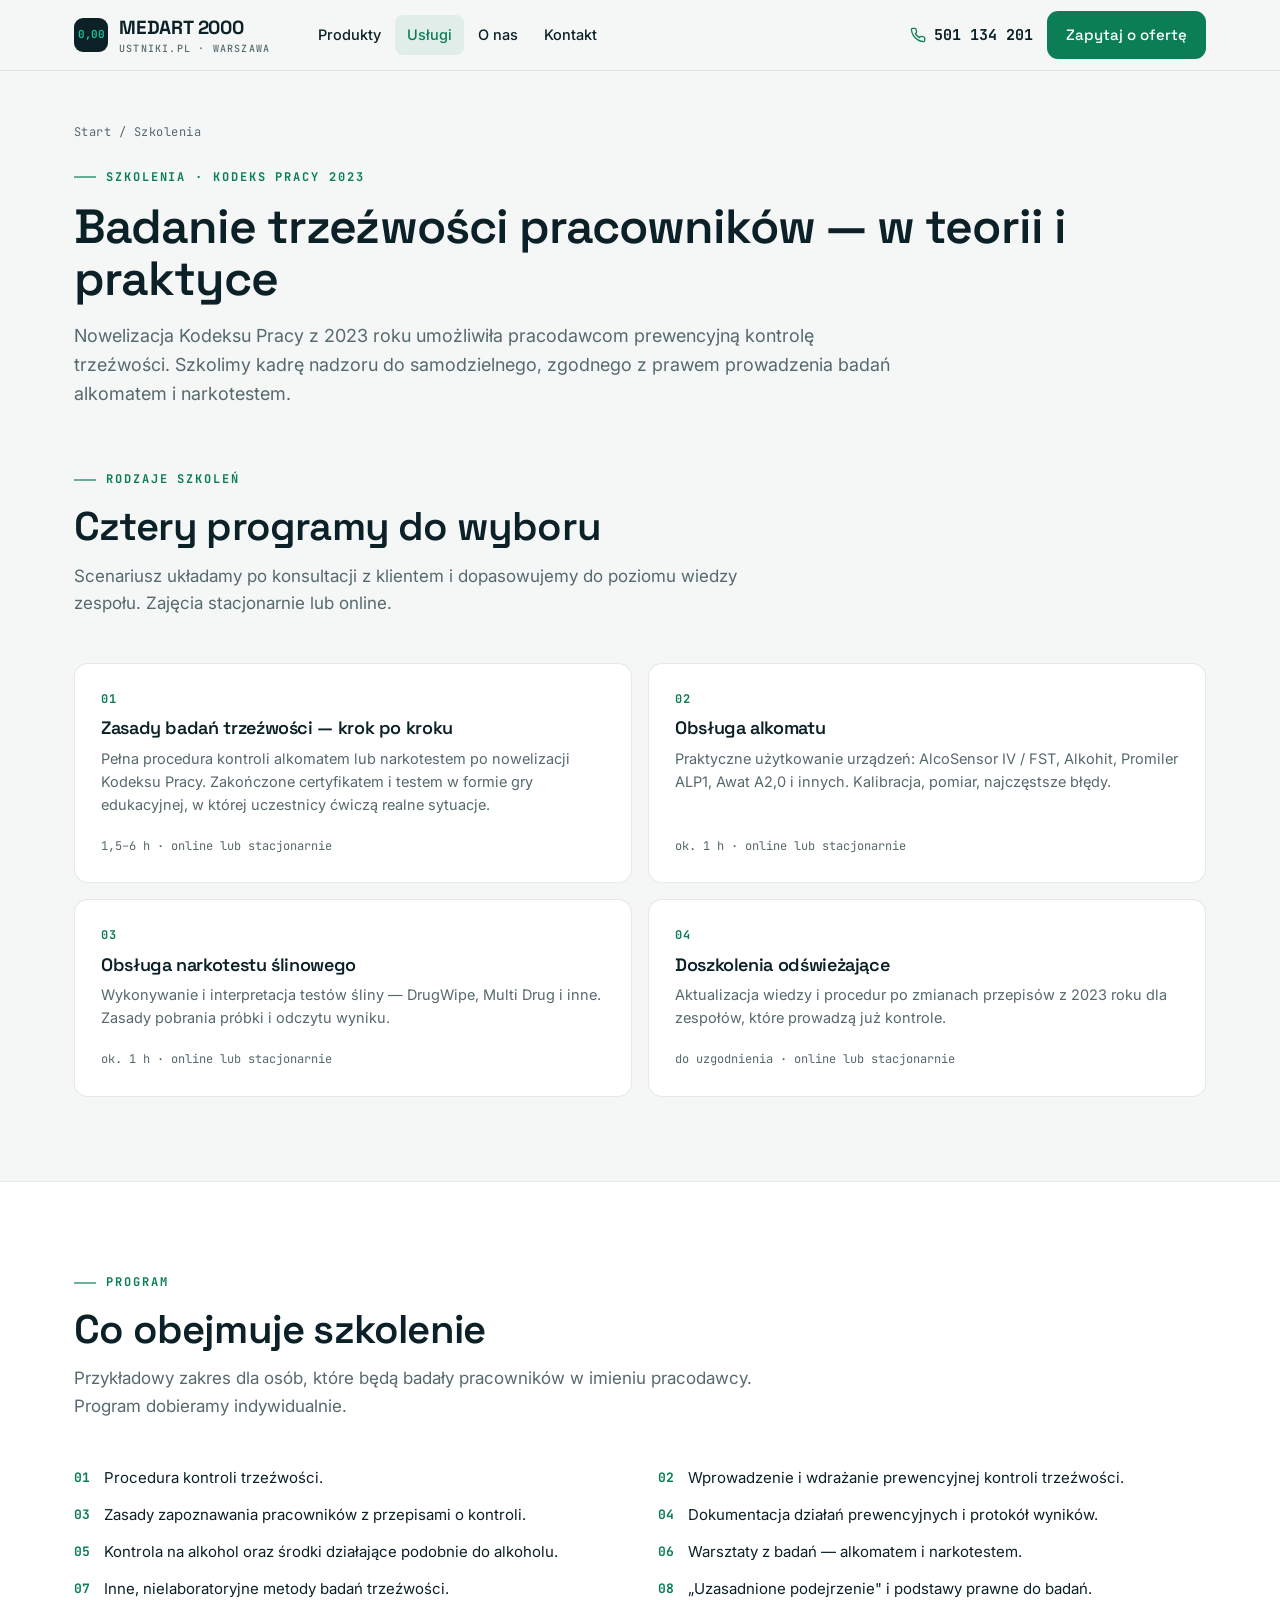
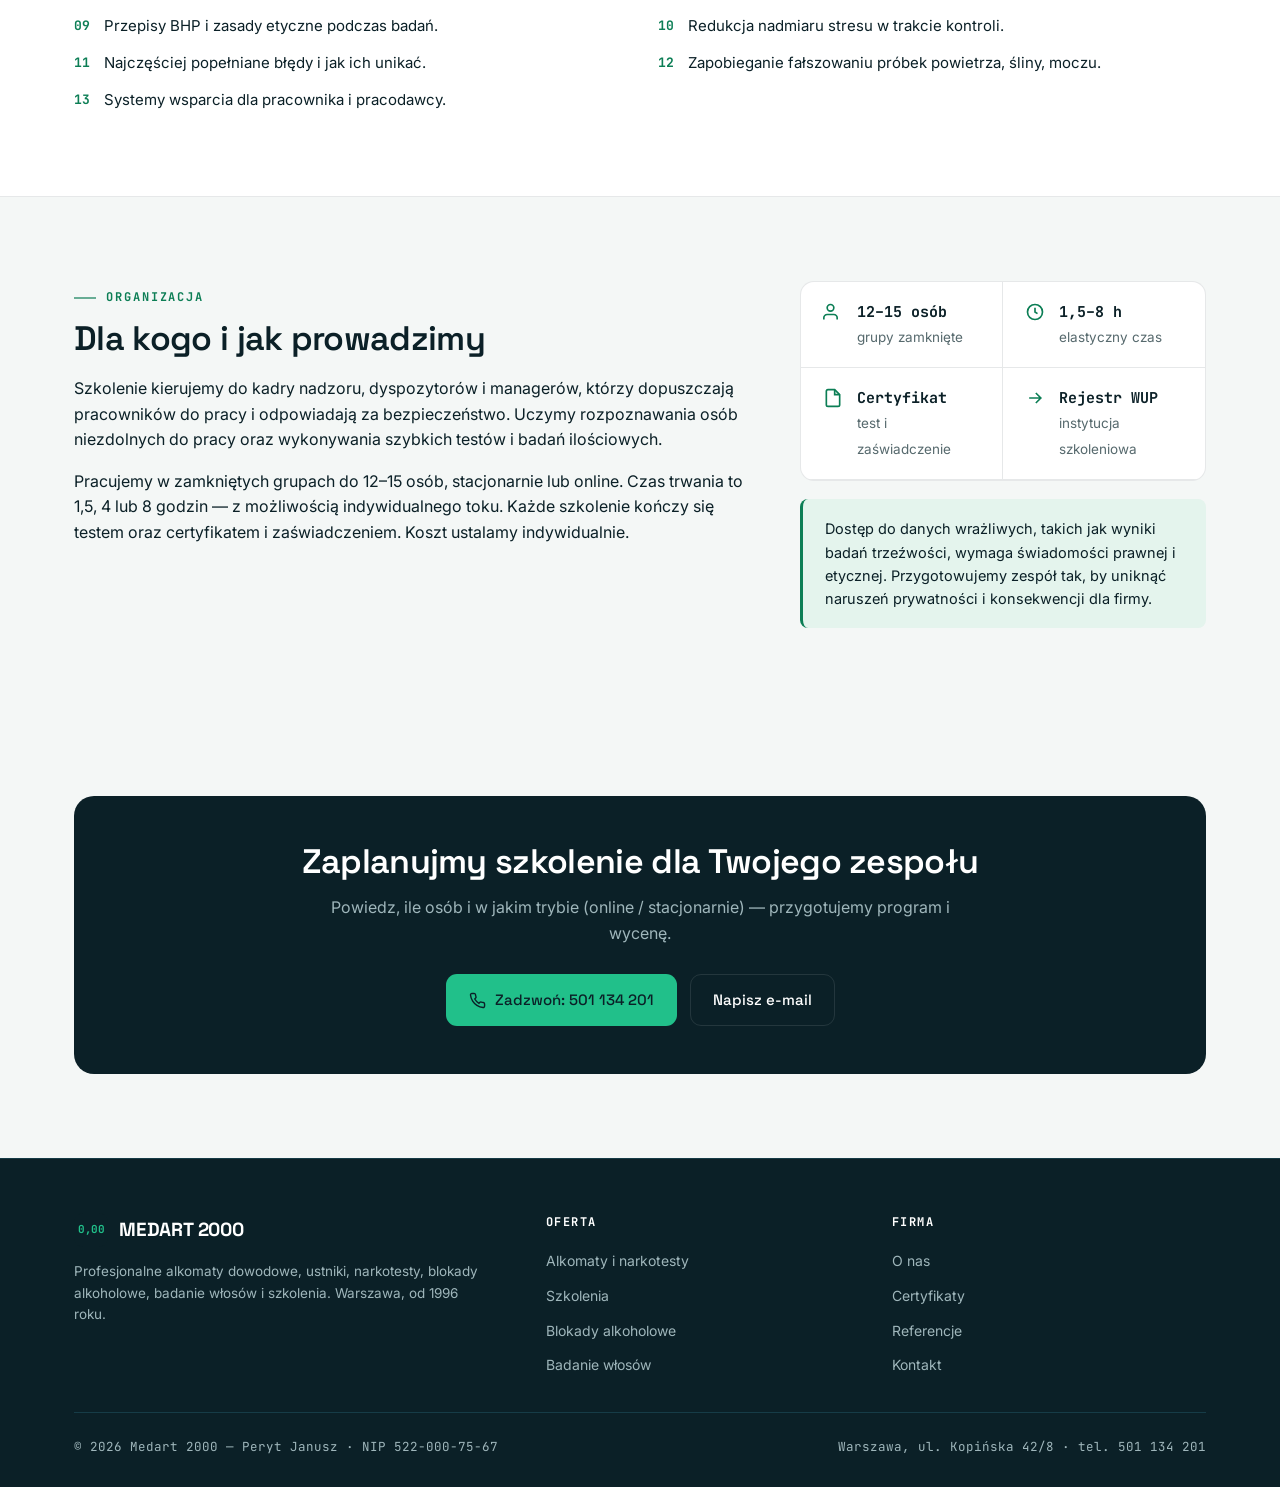
<file: szkolenia.html>
<!DOCTYPE html>
<html lang="pl">
<head>
<meta charset="UTF-8">
<meta name="viewport" content="width=device-width, initial-scale=1">
<title>Szkolenia z badania trzeźwości pracowników (KP 2023) | Medart 2000</title>
<meta name="description" content="Szkolenia z kontroli trzeźwości pracowników po nowelizacji Kodeksu Pracy 2023 — obsługa alkomatów i narkotestów, certyfikat. Online i stacjonarnie, Warszawa.">
<meta name="theme-color" content="#0B2027">
<meta property="og:title" content="Szkolenia z badania trzeźwości pracowników (KP 2023) | Medart 2000">
<meta property="og:description" content="Szkolenia z kontroli trzeźwości pracowników po nowelizacji Kodeksu Pracy 2023 — obsługa alkomatów i narkotestów, certyfikat. Online i stacjonarnie, Warszawa.">
<meta property="og:type" content="website">
<meta property="og:locale" content="pl_PL">
<link rel="preconnect" href="https://fonts.googleapis.com">
<link rel="preconnect" href="https://fonts.gstatic.com" crossorigin>
<link href="https://fonts.googleapis.com/css2?family=Space+Grotesk:wght@400;500;600;700&family=Inter:wght@400;500;600&family=JetBrains+Mono:wght@500;700&display=swap" rel="stylesheet">
<link rel="stylesheet" href="styles.css">
</head>
<body>
<header class="site-header">
  <div class="container">
    <nav class="nav" id="nav">
      <a href="index.html" class="brand" aria-label="Medart 2000 — strona główna">
        <span class="brand__mark"><span>0,00</span></span>
        <span>MEDART 2000<small>ustniki.pl · Warszawa</small></span>
      </a>
      <div class="nav__links"><a href="produkty.html">Produkty</a><a href="index.html#uslugi" class="is-active">Usługi</a><a href="o-nas.html">O nas</a><a href="kontakt.html">Kontakt</a></div>
      <div class="nav__cta">
        <a href="tel:+48501134201" class="nav__phone" aria-label="Zadzwoń 501 134 201"><svg viewBox="0 0 24 24" fill="none" stroke="currentColor" stroke-width="2"><path d="M22 16.92v3a2 2 0 0 1-2.18 2 19.79 19.79 0 0 1-8.63-3.07 19.5 19.5 0 0 1-6-6 19.79 19.79 0 0 1-3.07-8.67A2 2 0 0 1 4.11 2h3a2 2 0 0 1 2 1.72c.13.96.36 1.9.7 2.81a2 2 0 0 1-.45 2.11L8.09 9.91a16 16 0 0 0 6 6l1.27-1.27a2 2 0 0 1 2.11-.45c.91.34 1.85.57 2.81.7A2 2 0 0 1 22 16.92z"/></svg><span>501 134 201</span></a>
        <a href="kontakt.html" class="btn btn--primary" style="padding:11px 18px">Zapytaj o ofertę</a>
        <button class="nav__toggle" id="navToggle" aria-label="Menu" aria-expanded="false"><span></span><span></span><span></span></button>
      </div>
    </nav>
  </div>
</header>
<main>

  <section class="page-header">
    <div class="container">
      <div class="reveal">
        <div class="breadcrumb"><a href="index.html">Start</a> / Szkolenia</div>
        <span class="eyebrow">Szkolenia · Kodeks Pracy 2023</span>
        <h1>Badanie trzeźwości pracowników — w teorii i praktyce</h1>
        <p class="lead">Nowelizacja Kodeksu Pracy z 2023 roku umożliwiła pracodawcom prewencyjną kontrolę trzeźwości. Szkolimy kadrę nadzoru do samodzielnego, zgodnego z prawem prowadzenia badań alkomatem i narkotestem.</p>
      </div>
    </div>
  </section>

  <section class="section" style="padding-top:48px">
    <div class="container">
      <div class="section__head reveal"><span class="eyebrow">Rodzaje szkoleń</span><h2>Cztery programy do wyboru</h2><p>Scenariusz układamy po konsultacji z klientem i dopasowujemy do poziomu wiedzy zespołu. Zajęcia stacjonarnie lub online.</p></div>
      <div class="cards-2">
        <div class="fcard reveal"><span class="fcard__no">01</span><h3>Zasady badań trzeźwości — krok po kroku</h3><p>Pełna procedura kontroli alkomatem lub narkotestem po nowelizacji Kodeksu Pracy. Zakończone certyfikatem i testem w formie gry edukacyjnej, w której uczestnicy ćwiczą realne sytuacje.</p><span class="meta">1,5–6 h · online lub stacjonarnie</span></div>
        <div class="fcard reveal"><span class="fcard__no">02</span><h3>Obsługa alkomatu</h3><p>Praktyczne użytkowanie urządzeń: AlcoSensor IV / FST, Alkohit, Promiler ALP1, Awat A2,0 i innych. Kalibracja, pomiar, najczęstsze błędy.</p><span class="meta">ok. 1 h · online lub stacjonarnie</span></div>
        <div class="fcard reveal"><span class="fcard__no">03</span><h3>Obsługa narkotestu ślinowego</h3><p>Wykonywanie i interpretacja testów śliny — DrugWipe, Multi Drug i inne. Zasady pobrania próbki i odczytu wyniku.</p><span class="meta">ok. 1 h · online lub stacjonarnie</span></div>
        <div class="fcard reveal"><span class="fcard__no">04</span><h3>Doszkolenia odświeżające</h3><p>Aktualizacja wiedzy i procedur po zmianach przepisów z 2023 roku dla zespołów, które prowadzą już kontrole.</p><span class="meta">do uzgodnienia · online lub stacjonarnie</span></div>
      </div>
    </div>
  </section>

  <section class="section section--alt">
    <div class="container">
      <div class="section__head reveal"><span class="eyebrow">Program</span><h2>Co obejmuje szkolenie</h2><p>Przykładowy zakres dla osób, które będą badały pracowników w imieniu pracodawcy. Program dobieramy indywidualnie.</p></div>
      <ol class="proglist reveal">
        <li>Procedura kontroli trzeźwości.</li>
        <li>Wprowadzenie i wdrażanie prewencyjnej kontroli trzeźwości.</li>
        <li>Zasady zapoznawania pracowników z przepisami o kontroli.</li>
        <li>Dokumentacja działań prewencyjnych i protokół wyników.</li>
        <li>Kontrola na alkohol oraz środki działające podobnie do alkoholu.</li>
        <li>Warsztaty z badań — alkomatem i narkotestem.</li>
        <li>Inne, nielaboratoryjne metody badań trzeźwości.</li>
        <li>„Uzasadnione podejrzenie" i podstawy prawne do badań.</li>
        <li>Przepisy BHP i zasady etyczne podczas badań.</li>
        <li>Redukcja nadmiaru stresu w trakcie kontroli.</li>
        <li>Najczęściej popełniane błędy i jak ich unikać.</li>
        <li>Zapobieganie fałszowaniu próbek powietrza, śliny, moczu.</li>
        <li>Systemy wsparcia dla pracownika i pracodawcy.</li>
      </ol>
    </div>
  </section>

  <section class="section">
    <div class="container">
      <div class="split">
        <div class="reveal prose">
          <span class="eyebrow">Organizacja</span>
          <h2 style="font-size:clamp(24px,3vw,34px);margin:14px 0 18px">Dla kogo i jak prowadzimy</h2>
          <p>Szkolenie kierujemy do kadry nadzoru, dyspozytorów i managerów, którzy dopuszczają pracowników do pracy i odpowiadają za bezpieczeństwo. Uczymy rozpoznawania osób niezdolnych do pracy oraz wykonywania szybkich testów i badań ilościowych.</p>
          <p>Pracujemy w zamkniętych grupach do 12–15 osób, stacjonarnie lub online. Czas trwania to 1,5, 4 lub 8 godzin — z możliwością indywidualnego toku. Każde szkolenie kończy się testem oraz certyfikatem i zaświadczeniem. Koszt ustalamy indywidualnie.</p>
        </div>
        <div class="reveal">
          <div class="specs">
            <div class="spec"><svg class="ico" viewBox="0 0 24 24" fill="none" stroke="currentColor" stroke-width="2"><path d="M17 21v-2a4 4 0 0 0-4-4H5a4 4 0 0 0-4 4v2"/><circle cx="9" cy="7" r="4"/></svg><div><b>12–15 osób</b><span>grupy zamknięte</span></div></div>
            <div class="spec"><svg class="ico" viewBox="0 0 24 24" fill="none" stroke="currentColor" stroke-width="2"><circle cx="12" cy="12" r="9"/><path d="M12 7v5l3 2"/></svg><div><b>1,5–8 h</b><span>elastyczny czas</span></div></div>
            <div class="spec"><svg class="ico" viewBox="0 0 24 24" fill="none" stroke="currentColor" stroke-width="2"><path d="M14 2H6a2 2 0 0 0-2 2v16a2 2 0 0 0 2 2h12a2 2 0 0 0 2-2V8z"/><path d="M14 2v6h6"/></svg><div><b>Certyfikat</b><span>test i zaświadczenie</span></div></div>
            <div class="spec"><svg class="ico" viewBox="0 0 24 24" fill="none" stroke="currentColor" stroke-width="2"><path d="M5 12h14M13 6l6 6-6 6"/></svg><div><b>Rejestr WUP</b><span>instytucja szkoleniowa</span></div></div>
          </div>
          <div class="note reveal" style="margin-top:18px">Dostęp do danych wrażliwych, takich jak wyniki badań trzeźwości, wymaga świadomości prawnej i etycznej. Przygotowujemy zespół tak, by uniknąć naruszeń prywatności i konsekwencji dla firmy.</div>
        </div>
      </div>
    </div>
  </section>

  <section class="section">
    <div class="container">
      <div class="cta-band reveal">
        <h2>Zaplanujmy szkolenie dla Twojego zespołu</h2>
        <p>Powiedz, ile osób i w jakim trybie (online / stacjonarnie) — przygotujemy program i wycenę.</p>
        <div class="hero__actions">
          <a href="tel:+48501134201" class="btn btn--on-dark"><svg viewBox="0 0 24 24" fill="none" stroke="currentColor" stroke-width="2"><path d="M22 16.92v3a2 2 0 0 1-2.18 2 19.79 19.79 0 0 1-8.63-3.07 19.5 19.5 0 0 1-6-6 19.79 19.79 0 0 1-3.07-8.67A2 2 0 0 1 4.11 2h3a2 2 0 0 1 2 1.72c.13.96.36 1.9.7 2.81a2 2 0 0 1-.45 2.11L8.09 9.91a16 16 0 0 0 6 6l1.27-1.27a2 2 0 0 1 2.11-.45c.91.34 1.85.57 2.81.7A2 2 0 0 1 22 16.92z"/></svg>Zadzwoń: 501 134 201</a>
          <a href="mailto:ustniki@ustniki.pl?subject=Zapytanie%20o%20ofertę" class="btn btn--line-dark">Napisz e-mail</a>
        </div>
      </div>
    </div>
  </section>
</main>
<footer class="footer">
  <div class="container">
    <div class="footer__top">
      <div class="footer__brand">
        <span class="brand"><span class="brand__mark"><span>0,00</span></span><span>MEDART 2000</span></span>
        <p>Profesjonalne alkomaty dowodowe, ustniki, narkotesty, blokady alkoholowe, badanie włosów i szkolenia. Warszawa, od 1996 roku.</p>
      </div>
      <div>
        <h4>Oferta</h4>
        <ul>
          <li><a href="produkty.html">Alkomaty i narkotesty</a></li>
          <li><a href="szkolenia.html">Szkolenia</a></li>
          <li><a href="blokady.html">Blokady alkoholowe</a></li>
          <li><a href="badanie-wlosow.html">Badanie włosów</a></li>
        </ul>
      </div>
      <div>
        <h4>Firma</h4>
        <ul>
          <li><a href="o-nas.html">O nas</a></li>
          <li><a href="certyfikaty.html">Certyfikaty</a></li>
          <li><a href="referencje.html">Referencje</a></li>
          <li><a href="kontakt.html">Kontakt</a></li>
        </ul>
      </div>
    </div>
    <div class="footer__legal">
      <span>© <span id="year"></span> Medart 2000 — Peryt Janusz · NIP 522-000-75-67</span>
      <span>Warszawa, ul. Kopińska 42/8 · tel. 501 134 201</span>
    </div>
  </div>
</footer>
<script src="script.js"></script>
</body>
</html>
</file>
<file: styles.css>
:root{
  --ink:#0B2027; --ink-2:#0F2A33; --ink-3:#163C47;
  --paper:#F4F7F6; --paper-2:#FFFFFF;
  --signal:#21C08A; --signal-deep:#0C7E55; --signal-soft:#E4F4ED;
  --amber:#E5A341; --danger:#E2603F;
  --ink-text:#0B2027; --muted:#56696D; --muted-d:#9FB6BB;
  --line:rgba(11,32,39,.10); --line-d:rgba(255,255,255,.10);
  --radius:14px; --radius-lg:20px; --container:1180px;
  --ease:cubic-bezier(.2,.7,.2,1);
}
*{box-sizing:border-box}
html{scroll-behavior:smooth}
body{margin:0;background:var(--paper);color:var(--ink-text);font-family:"Inter",system-ui,sans-serif;font-size:16px;line-height:1.6;-webkit-font-smoothing:antialiased;text-rendering:optimizeLegibility}
h1,h2,h3{font-family:"Space Grotesk",sans-serif;font-weight:600;line-height:1.08;letter-spacing:-.02em;margin:0}
p{margin:0}
a{color:inherit;text-decoration:none}
img{display:block;max-width:100%}
.container{max-width:var(--container);margin:0 auto;padding:0 24px}

.eyebrow{font-family:"JetBrains Mono",monospace;font-size:12px;font-weight:700;letter-spacing:.16em;text-transform:uppercase;color:var(--signal-deep);display:inline-flex;align-items:center;gap:10px}
.eyebrow::before{content:"";width:22px;height:2px;background:currentColor;opacity:.6}
.eyebrow--light{color:var(--signal)}

.btn{display:inline-flex;align-items:center;gap:9px;font-family:"Space Grotesk",sans-serif;font-weight:500;font-size:15px;padding:13px 22px;border-radius:11px;border:1.5px solid transparent;cursor:pointer;transition:transform .15s var(--ease),background .15s,border-color .15s,color .15s;white-space:nowrap}
.btn svg{width:17px;height:17px}
.btn--primary{background:var(--signal-deep);color:#fff}
.btn--primary:hover{background:#0a6c49;transform:translateY(-2px)}
.btn--ghost{border-color:var(--line);color:var(--ink-text);background:transparent}
.btn--ghost:hover{border-color:var(--ink-text);transform:translateY(-2px)}
.btn--on-dark{background:var(--signal);color:var(--ink)}
.btn--on-dark:hover{background:#37d49e;transform:translateY(-2px)}
.btn--line-dark{border-color:var(--line-d);color:#fff}
.btn--line-dark:hover{border-color:#fff;transform:translateY(-2px)}
:focus-visible{outline:3px solid var(--signal);outline-offset:3px;border-radius:6px}

/* HEADER */
.site-header{position:sticky;top:0;z-index:50;background:rgba(244,247,246,.86);backdrop-filter:blur(12px);border-bottom:1px solid var(--line)}
.nav{display:flex;align-items:center;gap:28px;height:70px}
.brand{display:flex;align-items:center;gap:11px;font-family:"Space Grotesk",sans-serif;font-weight:700;font-size:19px;letter-spacing:-.01em}
.brand__mark{width:34px;height:34px;border-radius:9px;background:var(--ink);display:grid;place-items:center;flex:none}
.brand__mark span{font-family:"JetBrains Mono",monospace;color:var(--signal);font-size:11px;font-weight:700;letter-spacing:-.5px}
.brand small{display:block;font-family:"JetBrains Mono",monospace;font-weight:500;font-size:10px;letter-spacing:.12em;color:var(--muted);text-transform:uppercase;margin-top:-2px}
.nav__links{display:flex;gap:2px;margin-left:8px}
.nav__links a{font-size:14.5px;font-weight:500;padding:8px 12px;border-radius:8px;color:var(--ink-text);transition:background .15s,color .15s}
.nav__links a:hover{background:rgba(11,32,39,.05)}
.nav__links a.is-active{color:var(--signal-deep);background:rgba(12,126,85,.08)}
.nav__cta{margin-left:auto;display:flex;align-items:center;gap:14px}
.nav__phone{display:inline-flex;align-items:center;gap:8px;font-family:"JetBrains Mono",monospace;font-weight:700;font-size:15px;color:var(--ink-text)}
.nav__phone svg{width:16px;height:16px;color:var(--signal-deep)}
.nav__toggle{display:none;background:none;border:1px solid var(--line);border-radius:9px;width:42px;height:42px;cursor:pointer}
.nav__toggle span{display:block;width:18px;height:2px;background:var(--ink);margin:3px auto;transition:.2s}

/* HERO */
.hero{padding:64px 0 72px;position:relative;overflow:hidden}
.hero__grid{display:grid;grid-template-columns:1.05fr .95fr;gap:56px;align-items:center}
.hero h1{font-size:clamp(34px,5vw,58px);margin:18px 0 0}
.hero h1 em{font-style:normal;color:var(--signal-deep)}
.hero__lead{font-size:18px;color:var(--muted);margin-top:20px;max-width:32em}
.hero__actions{display:flex;gap:13px;margin-top:30px;flex-wrap:wrap}
.hero__meta{display:flex;gap:26px;margin-top:34px;flex-wrap:wrap}
.hero__meta div{display:flex;flex-direction:column}
.hero__meta dt{font-family:"JetBrains Mono",monospace;font-size:22px;font-weight:700;color:var(--ink-text)}
.hero__meta dd{margin:0;font-size:13px;color:var(--muted)}

/* SYGNATURA: wyświetlacz alkomatu */
.device{background:linear-gradient(165deg,#13333D,#0B2027);border:1px solid var(--ink-3);border-radius:var(--radius-lg);padding:26px;box-shadow:0 30px 60px -24px rgba(11,32,39,.55);position:relative}
.device__top{display:flex;align-items:center;justify-content:space-between;font-family:"JetBrains Mono",monospace;font-size:11px;letter-spacing:.14em;color:var(--muted-d);text-transform:uppercase}
.device__top .live{display:inline-flex;align-items:center;gap:7px;color:var(--signal)}
.live .dot{width:8px;height:8px;border-radius:50%;background:var(--signal);box-shadow:0 0 0 0 rgba(33,192,138,.6);animation:pulse 2.4s infinite}
@keyframes pulse{0%{box-shadow:0 0 0 0 rgba(33,192,138,.5)}70%{box-shadow:0 0 0 9px rgba(33,192,138,0)}100%{box-shadow:0 0 0 0 rgba(33,192,138,0)}}
.device__screen{margin:18px 0 16px;background:#081A20;border:1px solid var(--ink-3);border-radius:12px;padding:26px 24px;text-align:center;position:relative;overflow:hidden}
.device__screen::after{content:"";position:absolute;inset:0;background:linear-gradient(90deg,transparent,rgba(33,192,138,.10),transparent);transform:translateX(-120%);animation:scan 5s var(--ease) infinite}
@keyframes scan{0%,60%{transform:translateX(-120%)}80%,100%{transform:translateX(120%)}}
.device__val{font-family:"JetBrains Mono",monospace;font-weight:700;font-size:clamp(46px,9vw,68px);color:var(--signal);line-height:1;letter-spacing:1px;text-shadow:0 0 22px rgba(33,192,138,.35)}
.device__val .unit{font-size:.4em;color:var(--muted-d);margin-left:6px}
.device__status{margin-top:10px;font-family:"JetBrains Mono",monospace;font-size:13px;letter-spacing:.12em;color:var(--muted-d)}
.device__status strong{color:var(--signal)}
.scale{margin-top:4px}
.scale__track{position:relative;height:34px;margin:14px 6px 6px}
.scale__line{position:absolute;top:50%;left:0;right:0;height:2px;background:var(--ink-3)}
.scale__tick{position:absolute;top:50%;width:1px;height:9px;background:var(--muted-d);transform:translateY(-50%);opacity:.5}
.scale__thr{position:absolute;top:50%;width:2px;height:16px;transform:translate(-50%,-50%)}
.scale__thr--a{background:var(--amber)}
.scale__thr--b{background:var(--danger)}
.scale__thr label{position:absolute;top:-18px;left:50%;transform:translateX(-50%);font-family:"JetBrains Mono",monospace;font-size:9px;letter-spacing:.05em;white-space:nowrap}
.scale__thr--a label{color:var(--amber)}
.scale__thr--b label{color:var(--danger)}
.scale__marker{position:absolute;top:50%;left:2%;width:13px;height:13px;border-radius:50%;background:var(--signal);transform:translate(-50%,-50%);box-shadow:0 0 14px rgba(33,192,138,.7);border:2px solid #081A20}
.scale__ends{display:flex;justify-content:space-between;font-family:"JetBrains Mono",monospace;font-size:10px;color:var(--muted-d)}
.device__foot{margin-top:18px;padding-top:16px;border-top:1px solid var(--ink-3);font-size:12.5px;color:var(--muted-d);display:flex;align-items:center;gap:9px}
.device__foot svg{width:15px;height:15px;color:var(--signal);flex:none}

/* TRUST STRIP */
.trust{border-top:1px solid var(--line);border-bottom:1px solid var(--line);background:var(--paper-2)}
.trust__grid{display:grid;grid-template-columns:repeat(4,1fr);gap:0}
.trust__item{padding:26px 24px;display:flex;flex-direction:column;gap:6px}
.trust__item:not(:last-child){border-right:1px solid var(--line)}
.trust__item h3{font-size:16px}
.trust__item p{font-size:13.5px;color:var(--muted)}
.trust__item .ico{width:26px;height:26px;color:var(--signal-deep);margin-bottom:6px}

/* SECTIONS */
.section{padding:84px 0}
.section--dark{background:var(--ink);color:#fff}
.section--dark h2{color:#fff}
.section--alt{background:var(--paper-2);border-top:1px solid var(--line);border-bottom:1px solid var(--line)}
.section__head{max-width:680px;margin-bottom:46px}
.section__head--center{margin-left:auto;margin-right:auto;text-align:center}
.section__head--center .eyebrow{justify-content:center}
.section__head h2{font-size:clamp(27px,3.6vw,40px);margin-top:16px}
.section__head p{color:var(--muted);font-size:17px;margin-top:14px}
.section--dark .section__head p{color:var(--muted-d)}

/* kategorie */
.cats{display:grid;grid-template-columns:repeat(3,1fr);gap:16px}
.cat{border:1px solid var(--line);border-radius:var(--radius);padding:24px;background:var(--paper-2);transition:transform .18s var(--ease),border-color .18s,box-shadow .18s;display:flex;flex-direction:column;gap:8px}
.cat:hover{transform:translateY(-3px);border-color:var(--signal);box-shadow:0 18px 36px -22px rgba(11,32,39,.4)}
.cat__no{font-family:"JetBrains Mono",monospace;font-size:12px;color:var(--muted);letter-spacing:.1em}
.cat h3{font-size:19px;margin-top:4px}
.cat p{font-size:14px;color:var(--muted)}
.cat__go{margin-top:auto;padding-top:12px;font-family:"JetBrains Mono",monospace;font-size:12.5px;font-weight:700;color:var(--signal-deep);display:inline-flex;align-items:center;gap:7px}
.cat__go svg{width:14px;height:14px;transition:transform .15s}
.cat:hover .cat__go svg{transform:translateX(4px)}

/* produkty */
.products{display:grid;grid-template-columns:repeat(3,1fr);gap:18px}
.product{background:var(--paper-2);border:1px solid var(--line);border-radius:var(--radius);overflow:hidden;display:flex;flex-direction:column;transition:transform .18s var(--ease),box-shadow .18s,border-color .18s}
.product:hover{transform:translateY(-3px);box-shadow:0 20px 40px -24px rgba(11,32,39,.45);border-color:var(--line)}
.product__media{height:180px;background:#fff;display:grid;place-items:center;padding:18px;border-bottom:1px solid var(--line);position:relative;overflow:hidden}
.product__media img{max-height:100%;max-width:100%;width:auto;height:auto;object-fit:contain}
.product__tag{position:absolute;top:12px;left:12px;font-family:"JetBrains Mono",monospace;font-size:10px;font-weight:700;letter-spacing:.08em;text-transform:uppercase;background:var(--signal-soft);color:var(--signal-deep);padding:4px 9px;border-radius:6px}
.product__body{padding:18px 18px 20px;display:flex;flex-direction:column;gap:10px;flex:1}
.product__cat{font-family:"JetBrains Mono",monospace;font-size:11px;letter-spacing:.08em;text-transform:uppercase;color:var(--muted)}
.product h3{font-size:17px;line-height:1.22}
.product__note{font-size:13px;color:var(--muted)}
.product__foot{margin-top:auto;display:flex;align-items:center;justify-content:space-between;gap:10px;padding-top:8px}
.product__price{font-family:"JetBrains Mono",monospace;font-weight:700;font-size:19px;color:var(--ink-text)}
.product__price small{font-size:11px;color:var(--muted);font-weight:500}
.product__ask{font-family:"Space Grotesk",sans-serif;font-weight:500;font-size:13.5px;color:var(--signal-deep);border:1.5px solid var(--line);padding:9px 14px;border-radius:9px;transition:.15s}
.product__ask:hover{border-color:var(--signal-deep);background:var(--signal-deep);color:#fff}
.products__more{text-align:center;margin-top:36px}

.catalog-group{margin-bottom:50px}
.catalog-group:last-child{margin-bottom:0}

/* galeria certyfikatów / referencji */
.gallery{display:grid;grid-template-columns:repeat(3,1fr);gap:18px}
.gallery__item{border:1px solid var(--line);border-radius:var(--radius);background:var(--paper-2);padding:14px;display:flex;flex-direction:column;gap:11px;transition:transform .18s var(--ease),box-shadow .18s,border-color .18s}
.gallery__item:hover{transform:translateY(-3px);box-shadow:0 18px 36px -22px rgba(11,32,39,.4);border-color:var(--signal)}
.gallery__item img{width:100%;height:300px;object-fit:contain;background:#fff;border-radius:8px;border:1px solid var(--line)}
.gallery__cap{font-family:"JetBrains Mono",monospace;font-size:12px;letter-spacing:.04em;color:var(--muted)}

/* usługi (dark) */
.services{display:grid;grid-template-columns:repeat(2,1fr);gap:16px}
.service{border:1px solid var(--line-d);border-radius:var(--radius);padding:28px;background:var(--ink-2);transition:border-color .18s,transform .18s;display:flex;flex-direction:column}
.service:hover{border-color:var(--signal);transform:translateY(-3px)}
.service .ico{width:30px;height:30px;color:var(--signal);margin-bottom:14px}
.service h3{font-size:20px;color:#fff}
.service p{font-size:14.5px;color:var(--muted-d);margin-top:10px}
.service .cat__go{color:var(--signal)}

/* why / split */
.why{display:grid;grid-template-columns:1fr 1fr;gap:56px;align-items:center}
.why__list{display:flex;flex-direction:column;gap:20px;margin-top:28px}
.why__item{display:flex;gap:16px}
.why__item .num{font-family:"JetBrains Mono",monospace;font-weight:700;color:var(--signal-deep);font-size:14px;padding-top:2px;flex:none}
.why__item h3{font-size:17px}
.why__item p{font-size:14.5px;color:var(--muted);margin-top:3px}
.why__panel{background:var(--ink);border-radius:var(--radius-lg);padding:36px;color:#fff}
.why__panel .eyebrow{margin-bottom:14px}
.why__quote{font-family:"Space Grotesk",sans-serif;font-size:22px;line-height:1.32;font-weight:500}
.why__sign{margin-top:22px;font-size:14px;color:var(--muted-d);font-family:"JetBrains Mono",monospace}

/* ---------- KOMPONENTY PODSTRON ---------- */
.page-header{padding:52px 0 6px}
.breadcrumb{font-family:"JetBrains Mono",monospace;font-size:12px;color:var(--muted);margin-bottom:18px;letter-spacing:.04em}
.breadcrumb a:hover{color:var(--signal-deep)}
.page-header h1{font-size:clamp(30px,4.4vw,48px);margin-top:14px}
.page-header .lead{font-size:18px;color:var(--muted);margin-top:18px;max-width:46em}

.prose{max-width:50em}
.prose p{margin:0 0 16px}
.prose p.muted{color:var(--muted)}
.prose h3{font-size:21px;margin:30px 0 12px}

.split{display:grid;grid-template-columns:1.25fr .75fr;gap:48px;align-items:start}

.cards-2{display:grid;grid-template-columns:repeat(2,1fr);gap:16px}
.cards-3{display:grid;grid-template-columns:repeat(3,1fr);gap:16px}
.fcard{border:1px solid var(--line);border-radius:var(--radius);padding:26px;background:var(--paper-2);display:flex;flex-direction:column;gap:9px}
.fcard__no{font-family:"JetBrains Mono",monospace;font-size:12px;color:var(--signal-deep);letter-spacing:.1em;font-weight:700}
.fcard h3{font-size:18px}
.fcard p{font-size:14.5px;color:var(--muted)}
.fcard .meta{font-family:"JetBrains Mono",monospace;font-size:12px;color:var(--muted);margin-top:auto;padding-top:12px}

.proglist{counter-reset:p;list-style:none;margin:0;padding:0;display:grid;grid-template-columns:1fr 1fr;gap:13px 36px}
.proglist li{display:flex;gap:14px;font-size:15px;align-items:flex-start}
.proglist li::before{content:counter(p,decimal-leading-zero);counter-increment:p;font-family:"JetBrains Mono",monospace;font-weight:700;color:var(--signal-deep);font-size:13px;flex:none;padding-top:2px}

.steps{display:grid;grid-template-columns:repeat(3,1fr);gap:16px}
.step{border:1px solid var(--line);border-radius:var(--radius);padding:26px;background:var(--paper-2)}
.step__no{font-family:"JetBrains Mono",monospace;font-size:38px;font-weight:700;color:var(--signal);opacity:.28;line-height:1}
.step h3{font-size:17px;margin-top:8px}
.step p{font-size:14px;color:var(--muted);margin-top:8px}

.specs{display:grid;grid-template-columns:1fr 1fr;border:1px solid var(--line);border-radius:var(--radius);overflow:hidden;background:var(--paper-2)}
.spec{display:flex;gap:14px;padding:18px 22px;border-bottom:1px solid var(--line)}
.spec:nth-child(odd){border-right:1px solid var(--line)}
.spec .ico{width:20px;height:20px;color:var(--signal-deep);flex:none;margin-top:2px}
.spec b{font-family:"JetBrains Mono",monospace;font-size:15px;display:block;font-weight:700}
.spec span{font-size:13.5px;color:var(--muted)}

.pills{display:flex;flex-wrap:wrap;gap:10px}
.pill{border:1px solid var(--line);border-radius:999px;padding:8px 16px;font-size:14px;background:var(--paper-2)}

.ptable{width:100%;border-collapse:collapse;background:var(--paper-2);border:1px solid var(--line);border-radius:var(--radius);overflow:hidden}
.ptable th,.ptable td{text-align:left;padding:16px 18px;border-bottom:1px solid var(--line);font-size:14.5px;vertical-align:top}
.ptable thead th{font-family:"JetBrains Mono",monospace;font-size:11px;letter-spacing:.1em;text-transform:uppercase;color:var(--muted);background:var(--paper)}
.ptable td.price{font-family:"JetBrains Mono",monospace;font-weight:700;white-space:nowrap}
.ptable tr:last-child td{border-bottom:0}

.note{border-left:3px solid var(--signal-deep);background:var(--signal-soft);padding:18px 22px;border-radius:8px;font-size:14.5px}

.cta-band{background:var(--ink);border-radius:var(--radius-lg);padding:48px;color:#fff;text-align:center}
.cta-band h2{color:#fff;font-size:clamp(24px,3vw,34px)}
.cta-band p{color:var(--muted-d);margin:14px auto 0;max-width:42em;font-size:16px}
.cta-band .hero__actions{justify-content:center;margin-top:28px}

/* kontakt */
.contact{display:grid;grid-template-columns:1fr 1fr;gap:40px}
.contact__card{background:var(--paper-2);border:1px solid var(--line);border-radius:var(--radius-lg);padding:32px}
.contact__row{display:flex;gap:14px;padding:16px 0;border-bottom:1px solid var(--line)}
.contact__row:last-child{border-bottom:0}
.contact__row .ico{width:20px;height:20px;color:var(--signal-deep);flex:none;margin-top:3px}
.contact__row .k{font-family:"JetBrains Mono",monospace;font-size:11px;letter-spacing:.1em;text-transform:uppercase;color:var(--muted)}
.contact__row .v{font-size:16px;font-weight:500;margin-top:2px;word-break:break-word}
.contact__row .v a:hover{color:var(--signal-deep)}
.contact__cta{background:var(--ink);border-radius:var(--radius-lg);padding:36px;color:#fff;display:flex;flex-direction:column;justify-content:center}
.contact__cta h2{color:#fff;font-size:27px}
.contact__cta p{color:var(--muted-d);margin-top:14px;font-size:15.5px}
.contact__cta .hero__actions{margin-top:26px}

/* footer */
.footer{background:var(--ink);color:var(--muted-d);padding:54px 0 30px;border-top:1px solid var(--ink-3)}
.footer__top{display:grid;grid-template-columns:1.4fr 1fr 1fr;gap:32px;padding-bottom:34px;border-bottom:1px solid var(--ink-3)}
.footer h4{font-family:"JetBrains Mono",monospace;font-size:12px;letter-spacing:.12em;text-transform:uppercase;color:#fff;margin:0 0 16px}
.footer ul{list-style:none;margin:0;padding:0;display:flex;flex-direction:column;gap:9px}
.footer a{font-size:14px}
.footer a:hover{color:var(--signal)}
.footer__brand .brand{color:#fff}
.footer__brand p{font-size:13.5px;margin-top:14px;max-width:30em}
.footer__legal{display:flex;justify-content:space-between;flex-wrap:wrap;gap:12px;padding-top:24px;font-size:12.5px;font-family:"JetBrains Mono",monospace}

.reveal{opacity:0;transform:translateY(18px);transition:opacity .6s var(--ease),transform .6s var(--ease)}
.reveal.in{opacity:1;transform:none}

/* RESPONSIVE */
@media (max-width:980px){
  .hero__grid{grid-template-columns:1fr;gap:40px}
  .why,.contact,.split{grid-template-columns:1fr;gap:32px}
  .trust__grid{grid-template-columns:repeat(2,1fr)}
  .trust__item:nth-child(2){border-right:0}
  .trust__item:nth-child(1),.trust__item:nth-child(2){border-bottom:1px solid var(--line)}
  .cats,.products,.services,.cards-2,.cards-3,.steps{grid-template-columns:repeat(2,1fr)}
  .gallery{grid-template-columns:repeat(2,1fr)}
  .specs{grid-template-columns:1fr}
  .spec:nth-child(odd){border-right:0}
  .proglist{grid-template-columns:1fr}
  .footer__top{grid-template-columns:1fr 1fr}
}
@media (max-width:720px){
  .nav__links,.nav__phone span{display:none}
  .nav__toggle{display:block}
  .nav.open .nav__links{display:flex;position:absolute;top:70px;left:0;right:0;flex-direction:column;background:var(--paper-2);border-bottom:1px solid var(--line);padding:12px;gap:2px;z-index:60}
  .nav.open .nav__links a{padding:13px}
  .section{padding:60px 0}
  .cats,.products,.services,.cards-2,.cards-3,.steps{grid-template-columns:1fr}
  .gallery{grid-template-columns:1fr}
  .footer__top{grid-template-columns:1fr}
  .cta-band{padding:34px 22px}
  .ptable thead{display:none}
  .ptable td{display:block;border-bottom:0;padding:6px 18px}
  .ptable tr{display:block;border-bottom:1px solid var(--line);padding:12px 0}
}
@media (prefers-reduced-motion:reduce){
  *{animation:none!important;scroll-behavior:auto}
  .reveal{opacity:1;transform:none}
}
</file>
